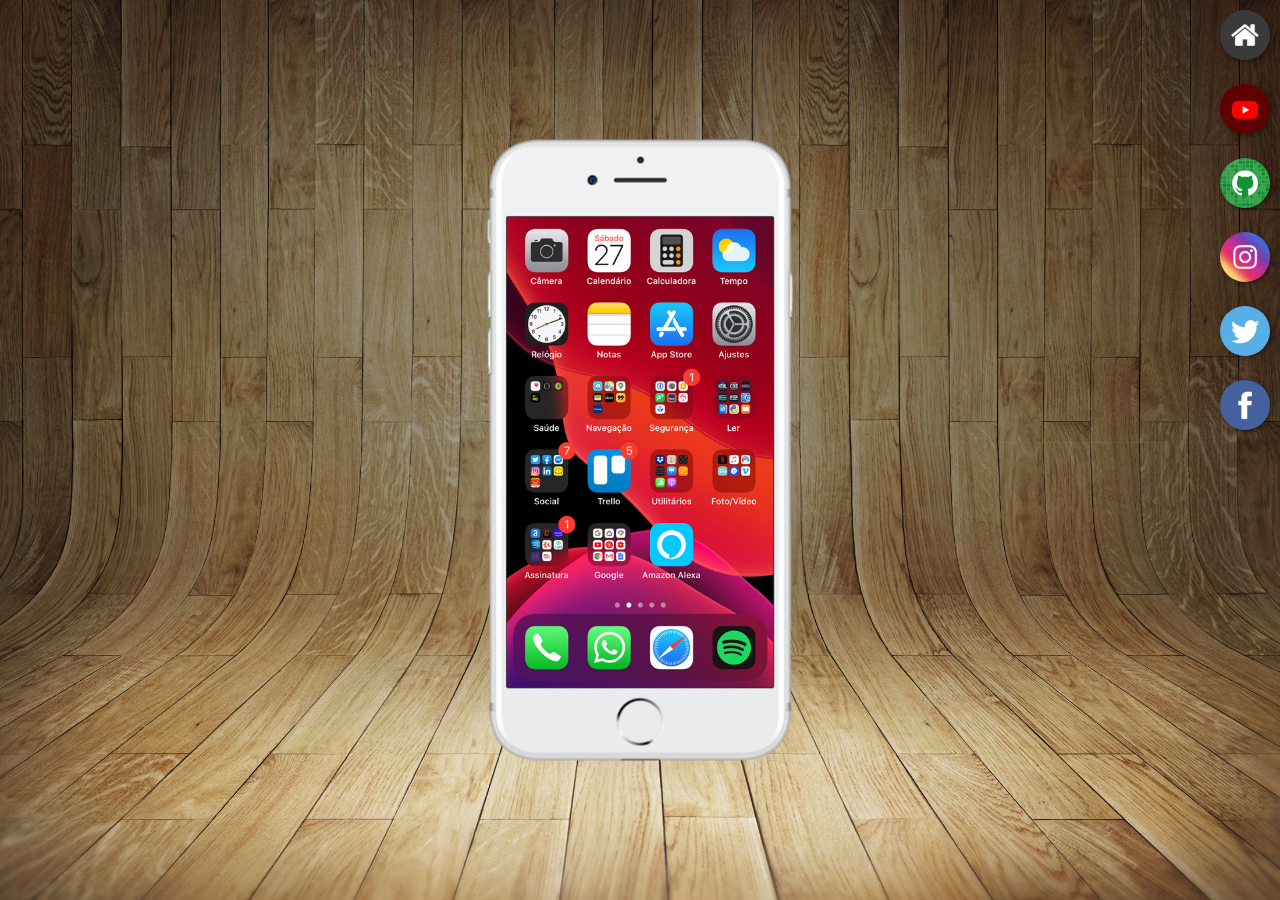
<file: index.html>
<!DOCTYPE html>
<html lang="pt-br">
<head>
    <meta charset="UTF-8">
    <meta name="viewport" content="width=device-width, initial-scale=1.0">
    <link rel="shortcut icon" href="favicon.ico" type="image/x-icon">
    <link rel="stylesheet" href="estilos/style.css">
    <title>Projeto Redes Sociais</title>
</head>
<body>
    <main>
        <section id="telefone">
            <iframe src="home.html" name="tela" id="tela" frameborder="0"></iframe>
        </section>
        <section id="redes-sociais">
            <a href="home.html" target="tela"><img src="imagens/logo-home.jpg" alt="home"></a> <br>
            <a href="youtube.html" target="tela"><img src="imagens/logo-youtube.jpg" alt=""></a> <br>
            <a href="github.html" target="tela"><img src="imagens/logo-github.jpg" alt=""></a> <br>
            <a href="instagram.html" target="tela"><img src="imagens/logo-instagram.jpg" alt=""></a> <br>
            <a href="twitter.html" target="tela"><img src="imagens/logo-twitter.jpg" alt=""></a> <br>
            <a href="facebook.html" target="tela"><img src="imagens/logo-facebook.jpg" alt=""></a> <br>
        </section>
    </main>
</body>
</html>
</file>
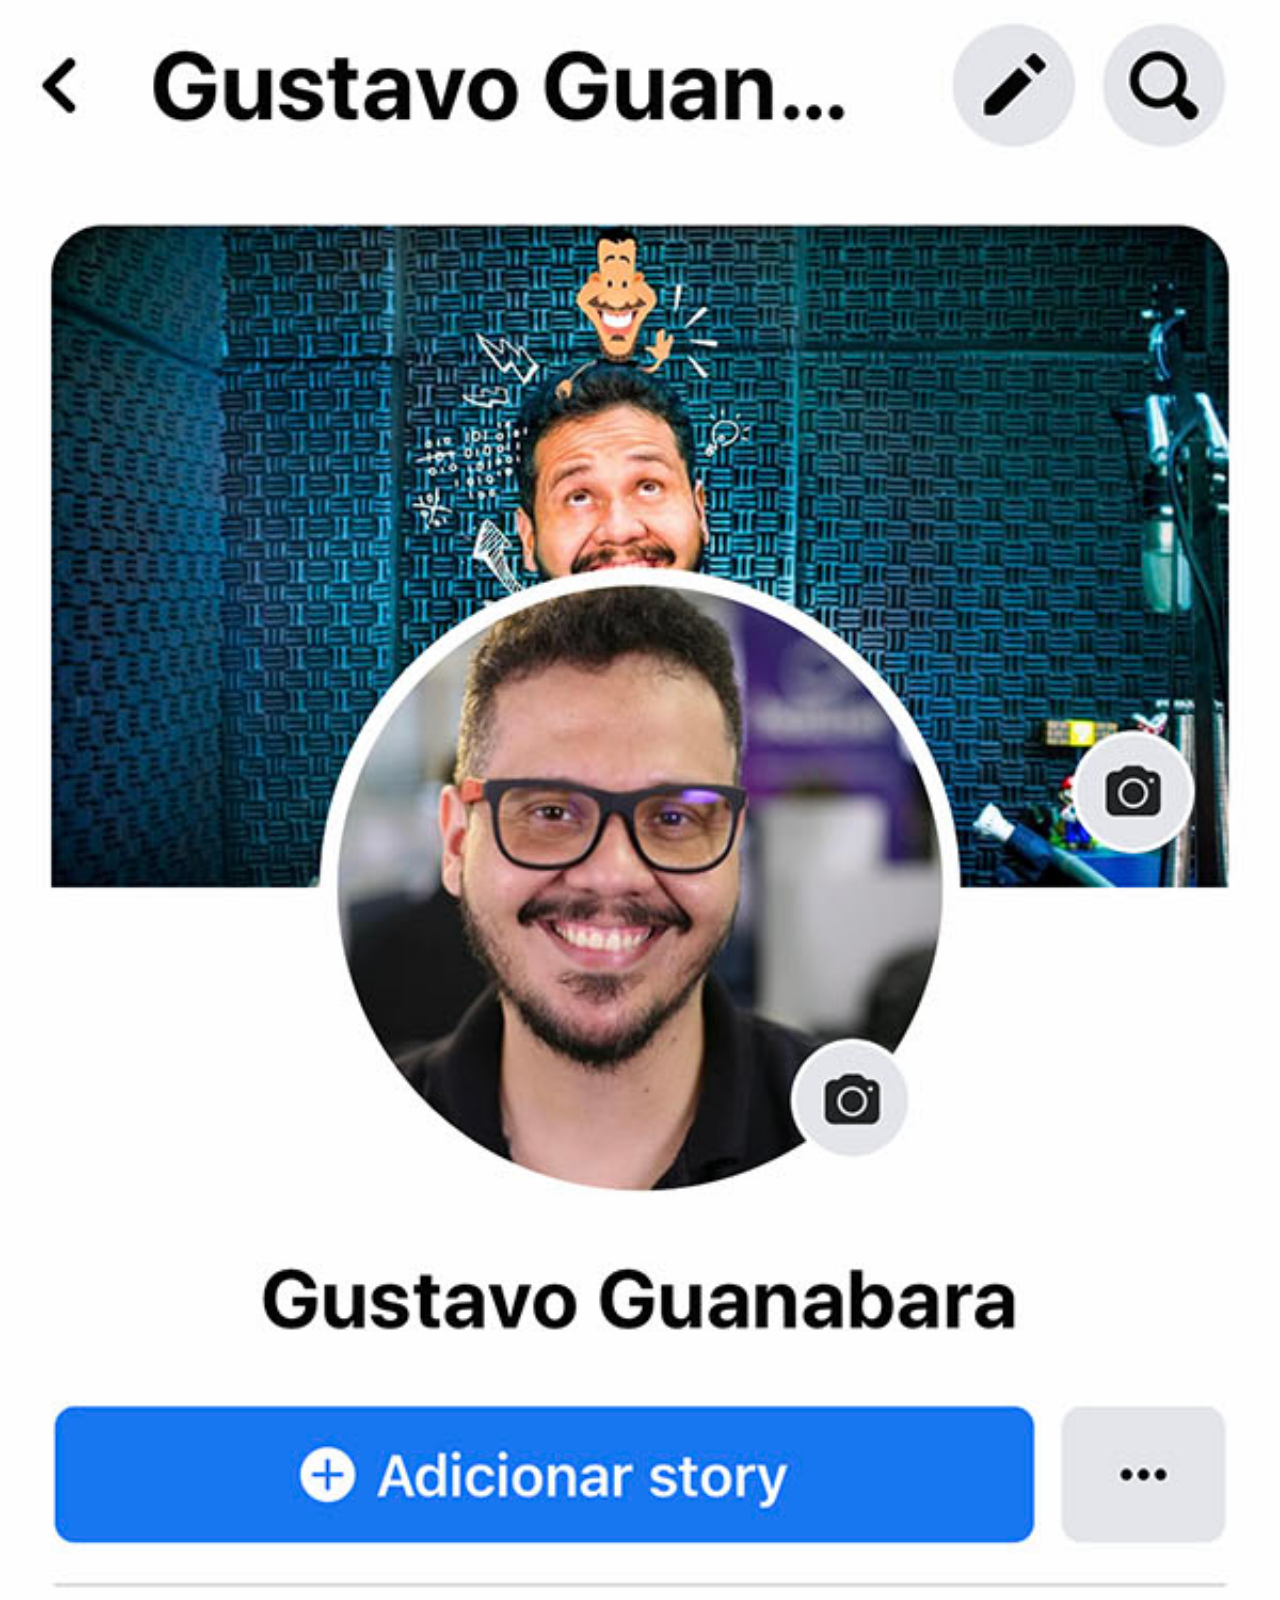
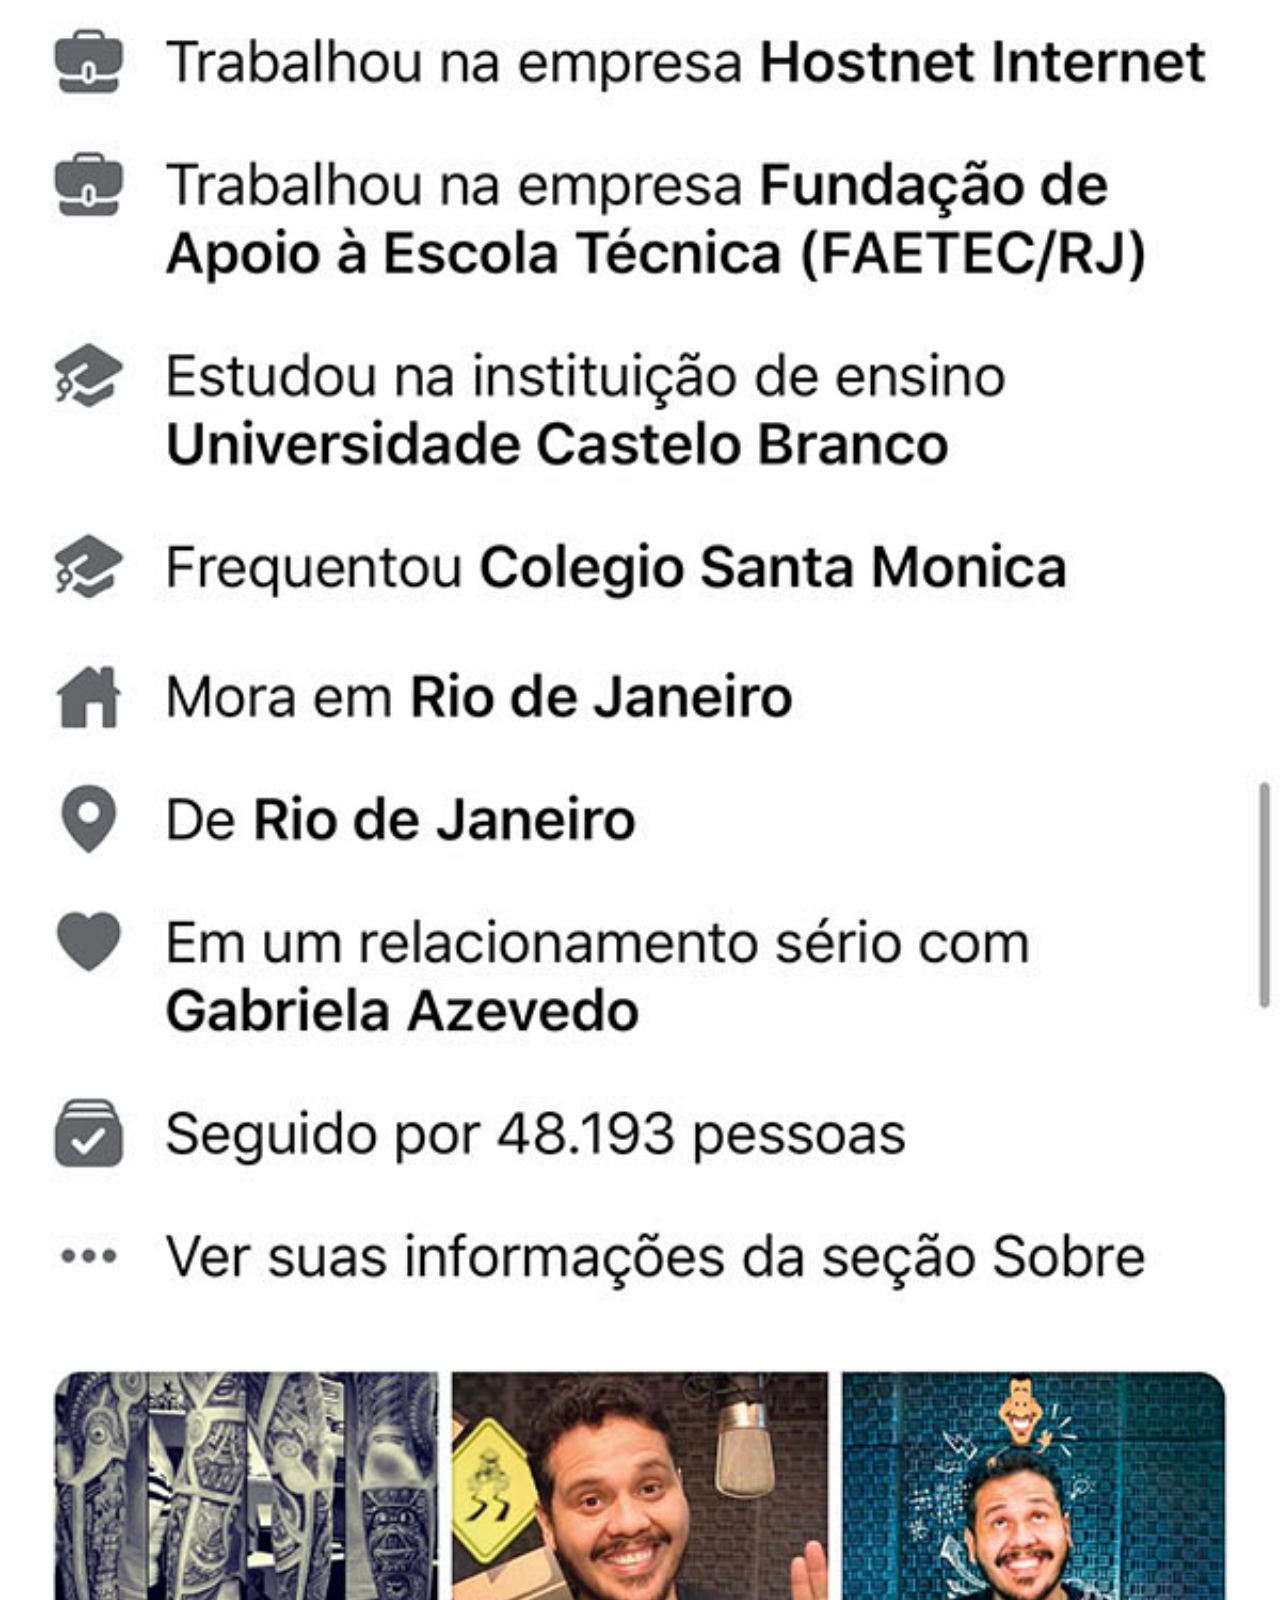
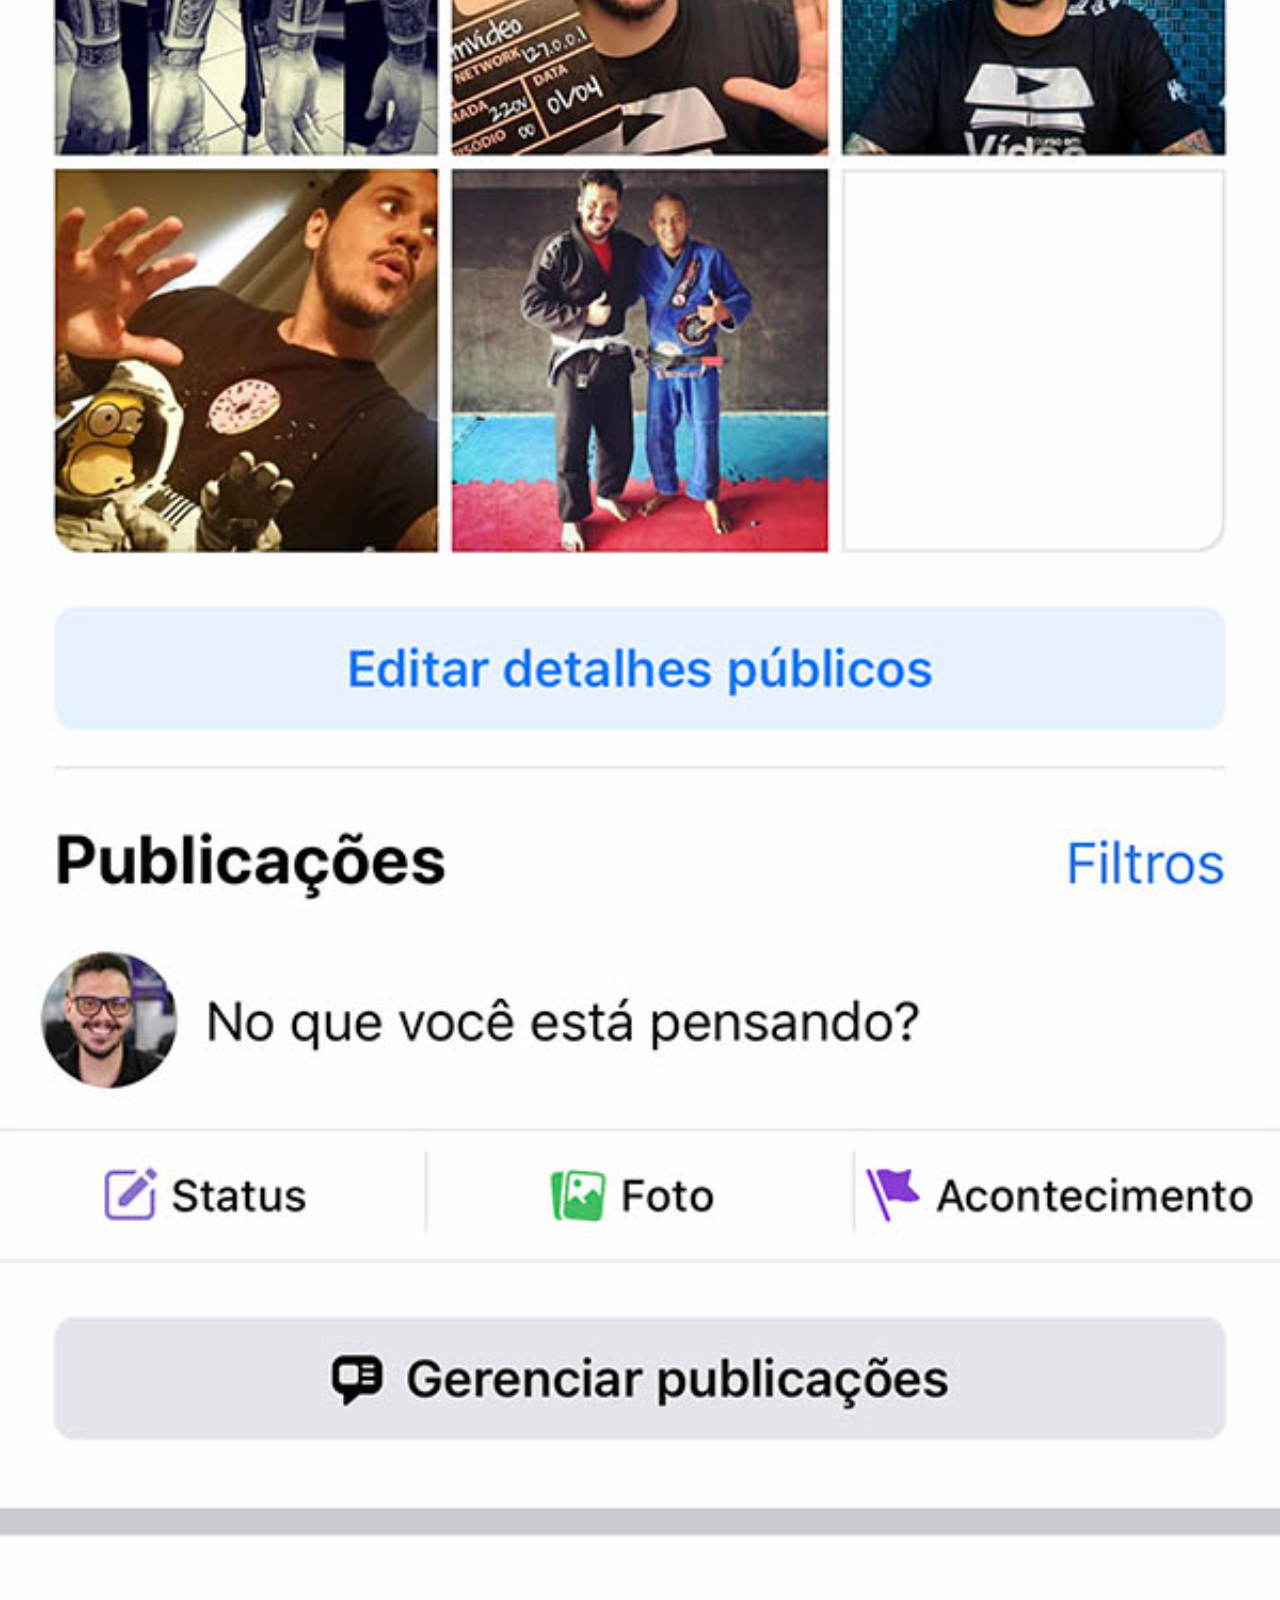
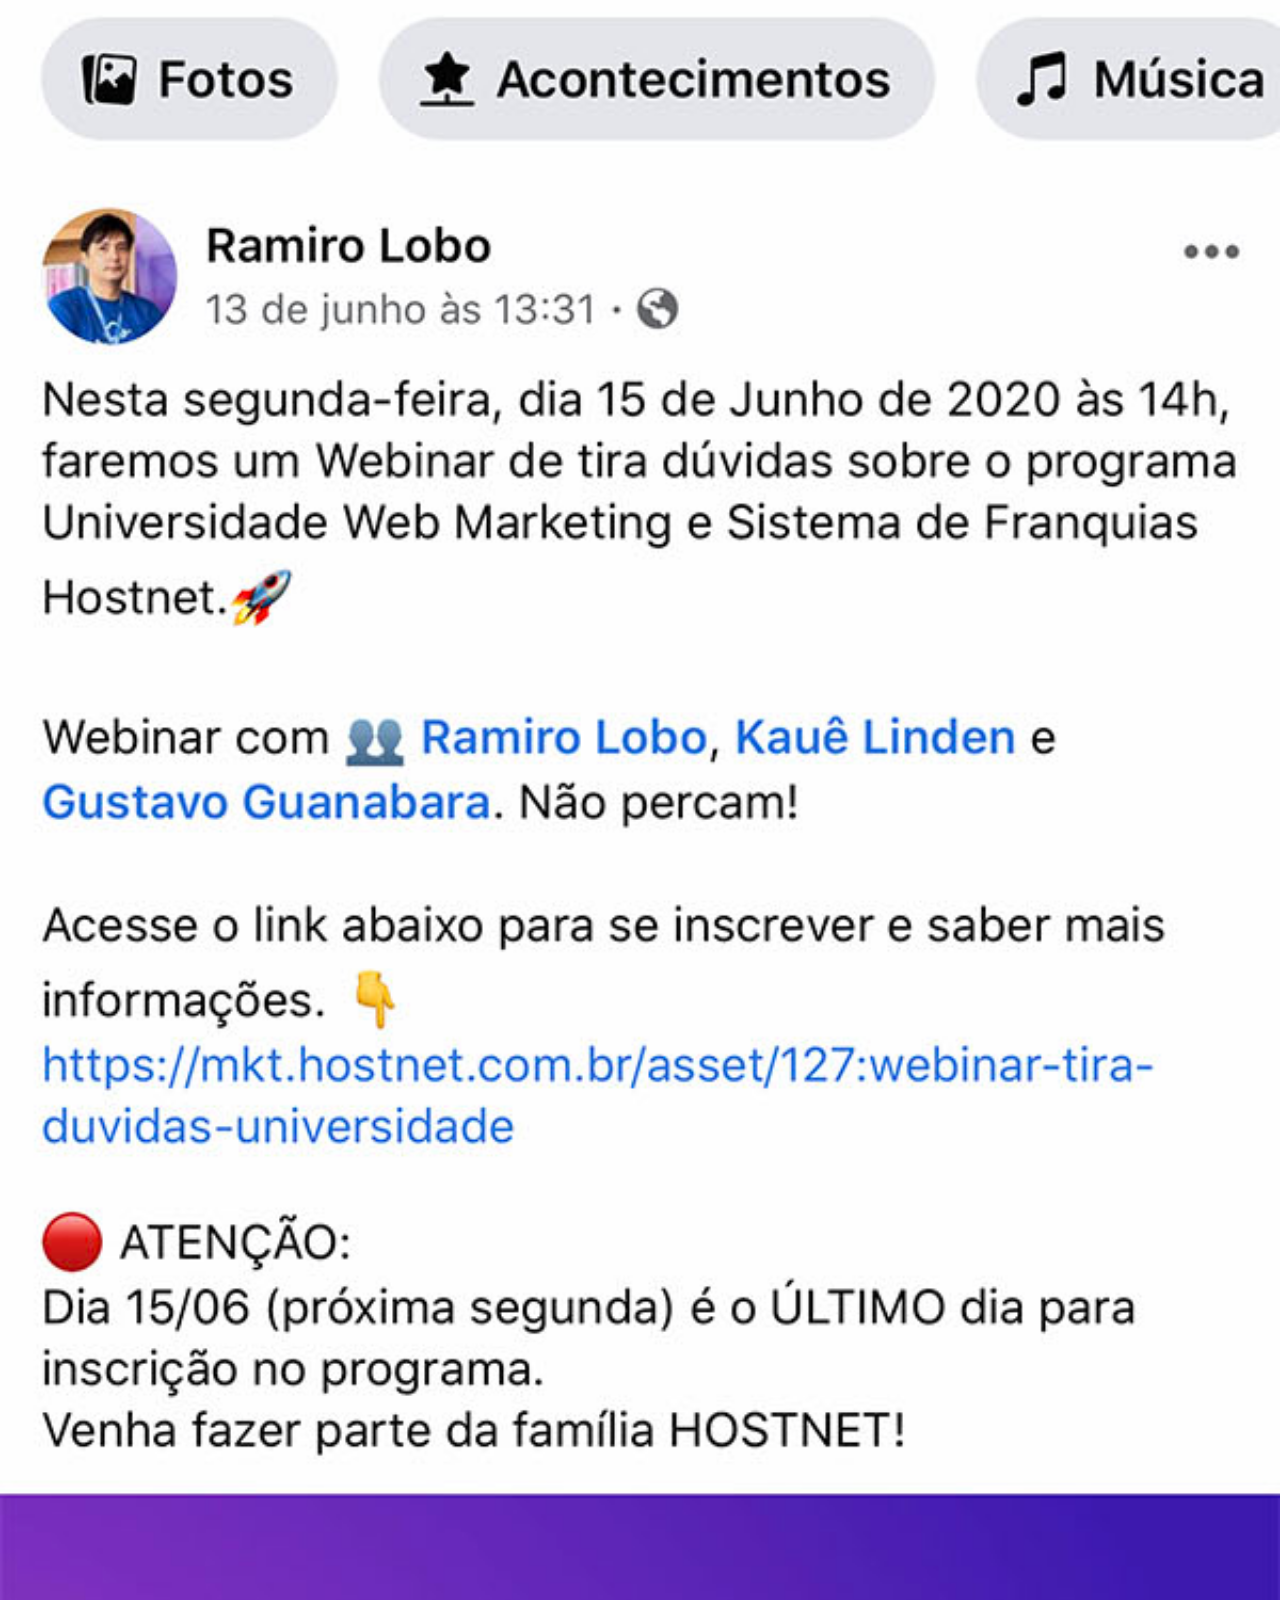
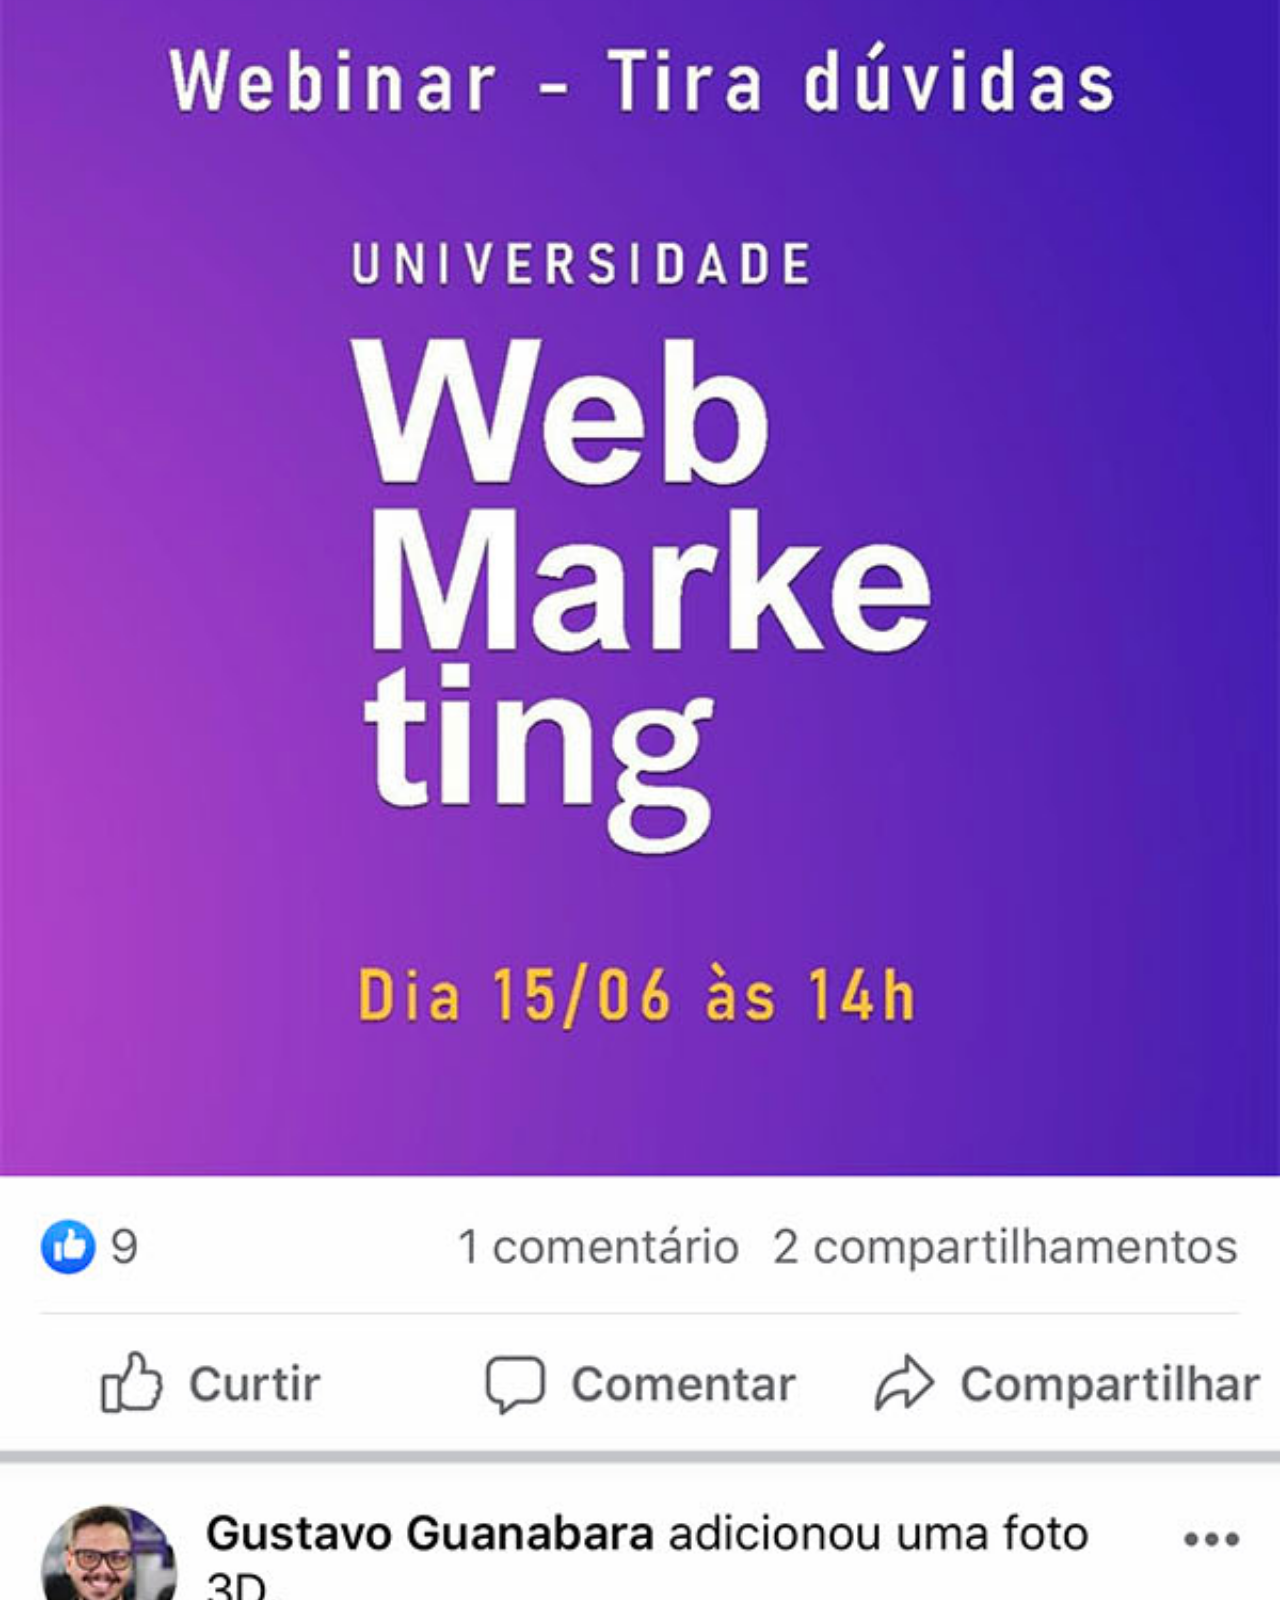
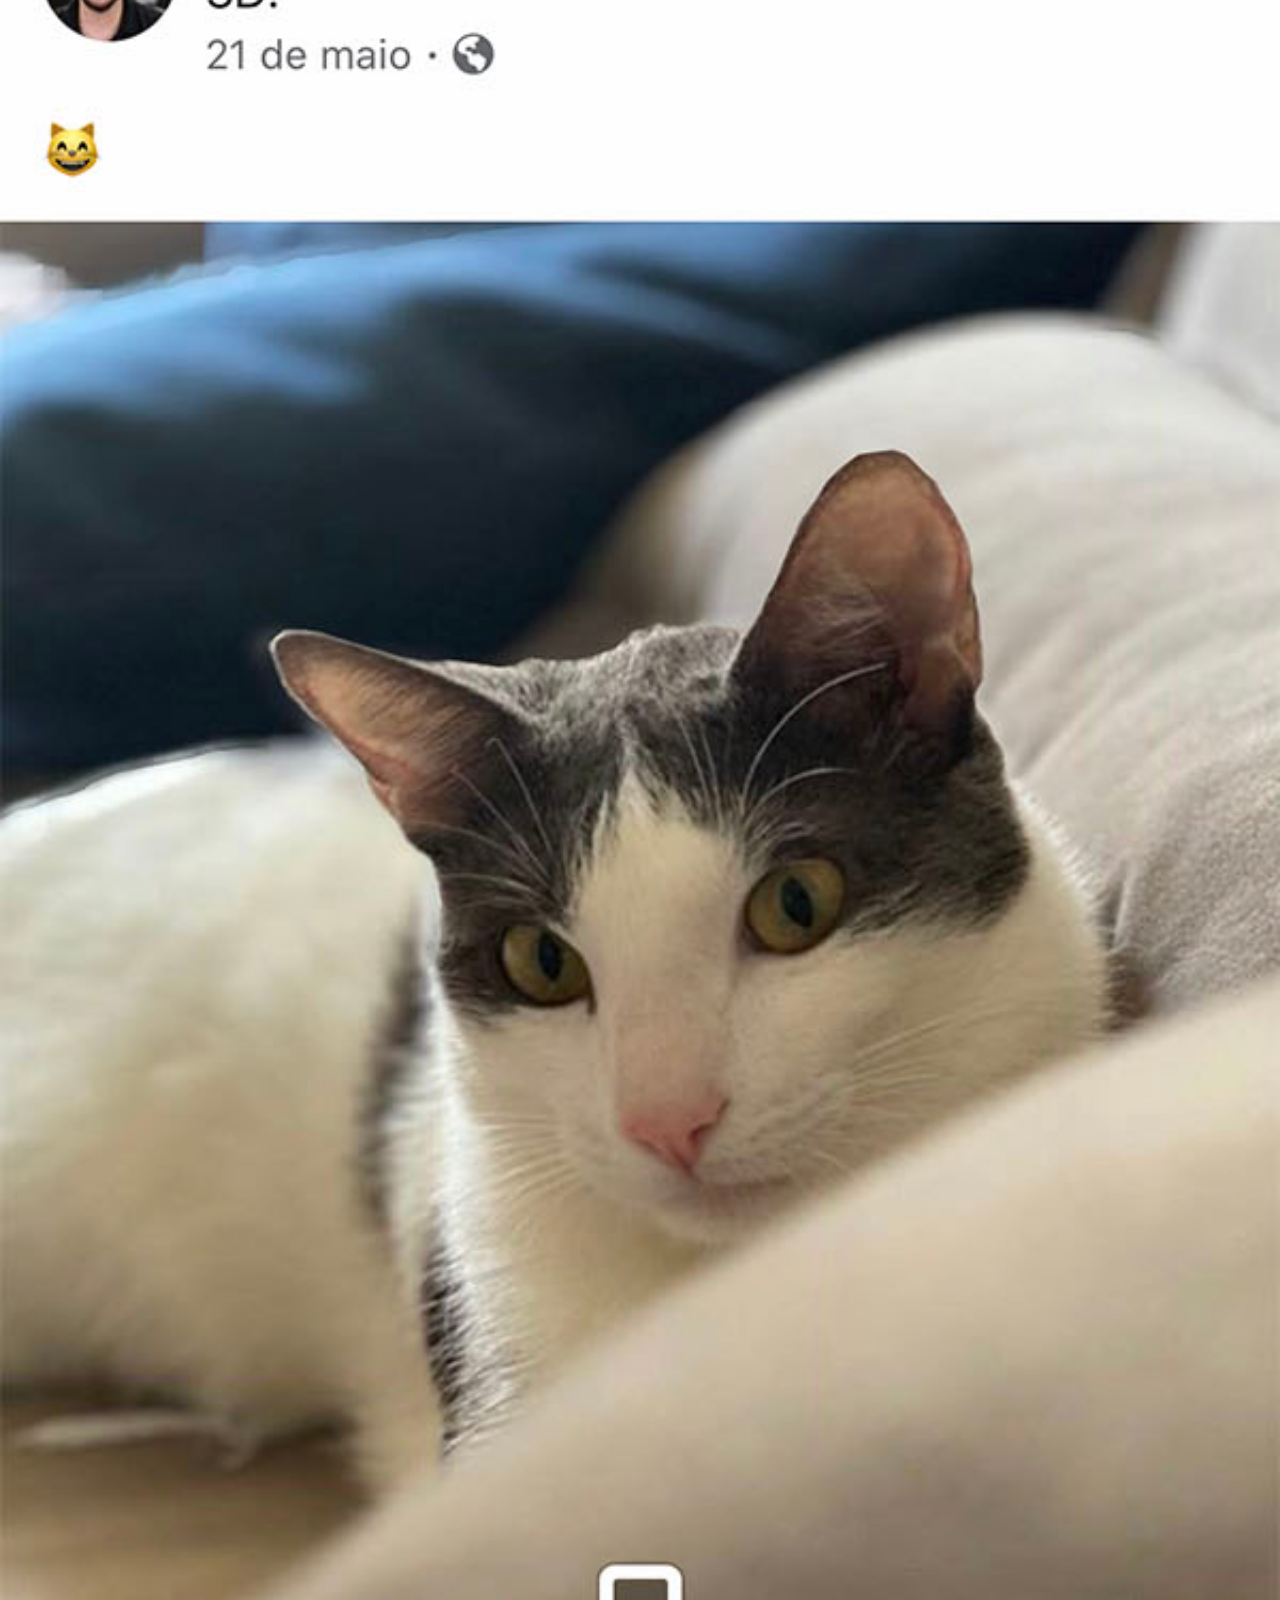
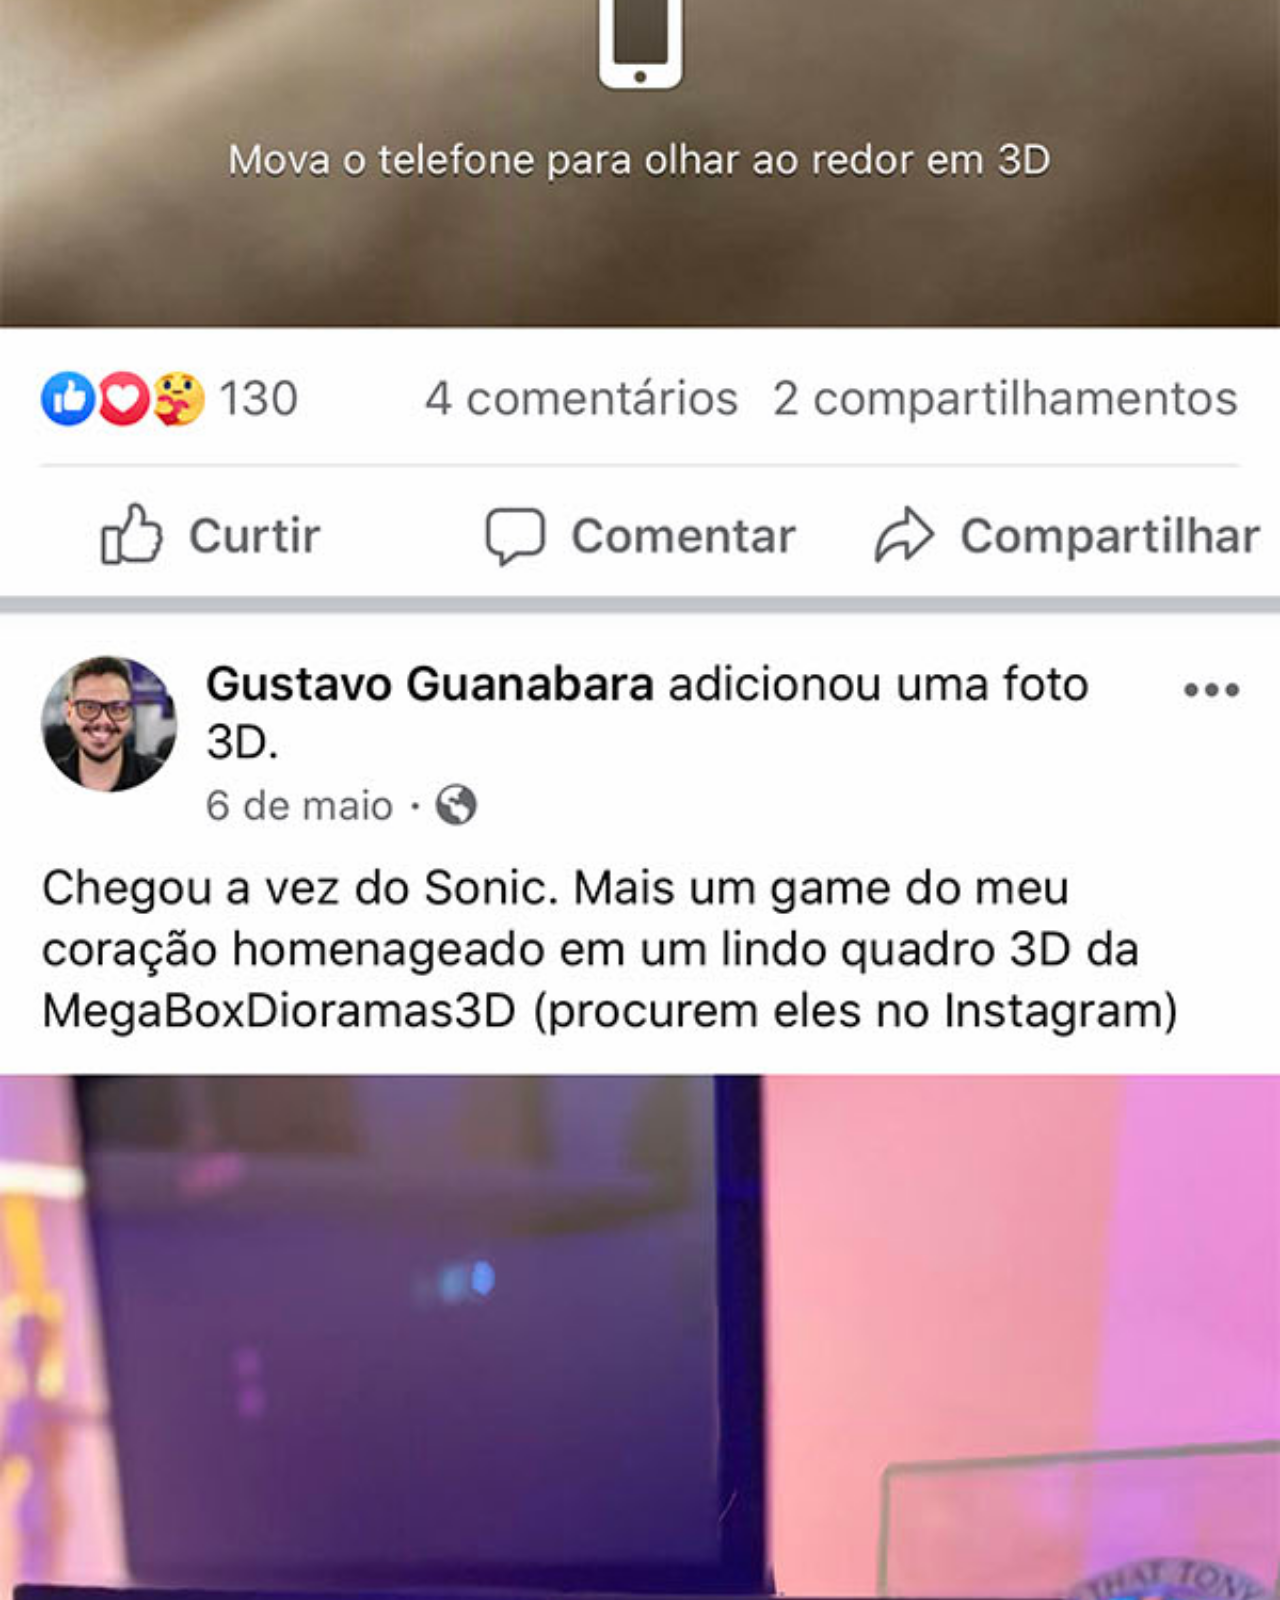
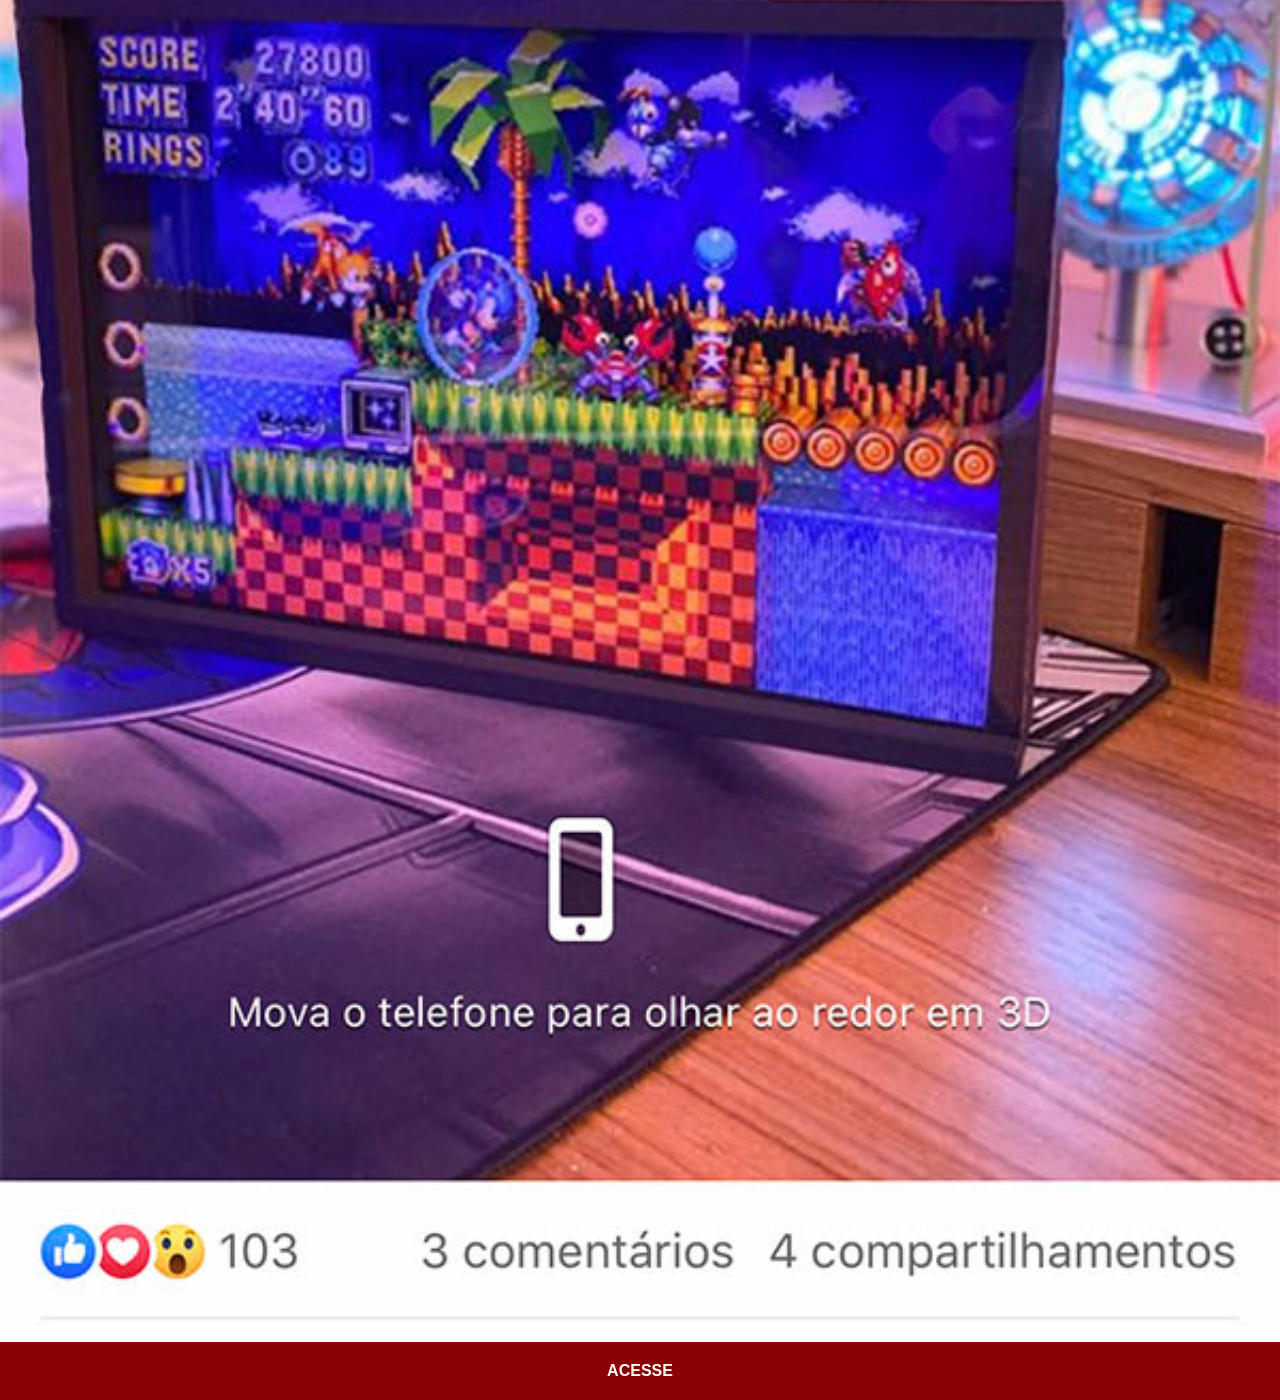
<file: facebook.html>
<!DOCTYPE html>
<html lang="en">
<head>
    <meta charset="UTF-8">
    <meta name="viewport" content="width=device-width, initial-scale=1.0">
    <title>Facebook</title>
    <link rel="stylesheet" href="estilos/social.css">
</head>
<body>
    <img src="imagens/tela-facebook.jpg" alt="">
    <a href="https://www.facebook.com/gustavoguanabara/?locale=pt_BR" target="_blank">ACESSE</a>
</body>
</html>
</file>
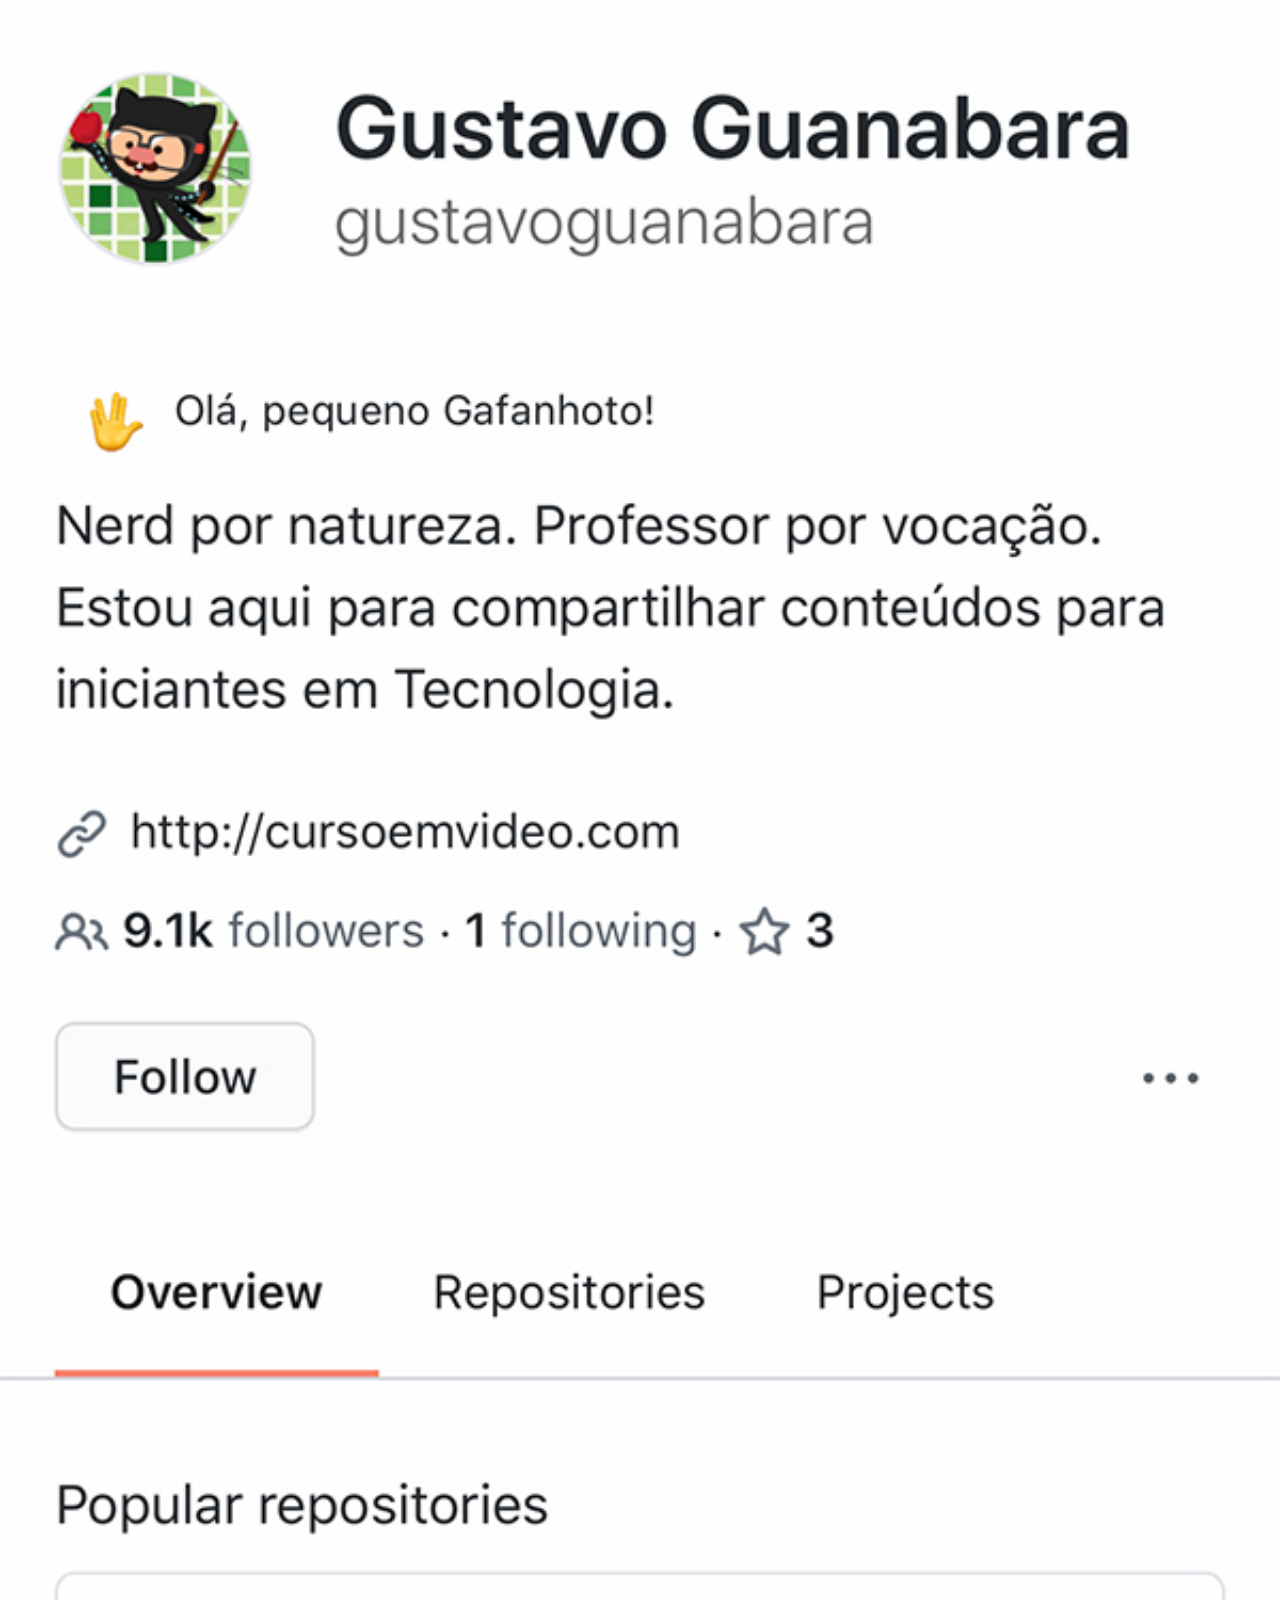
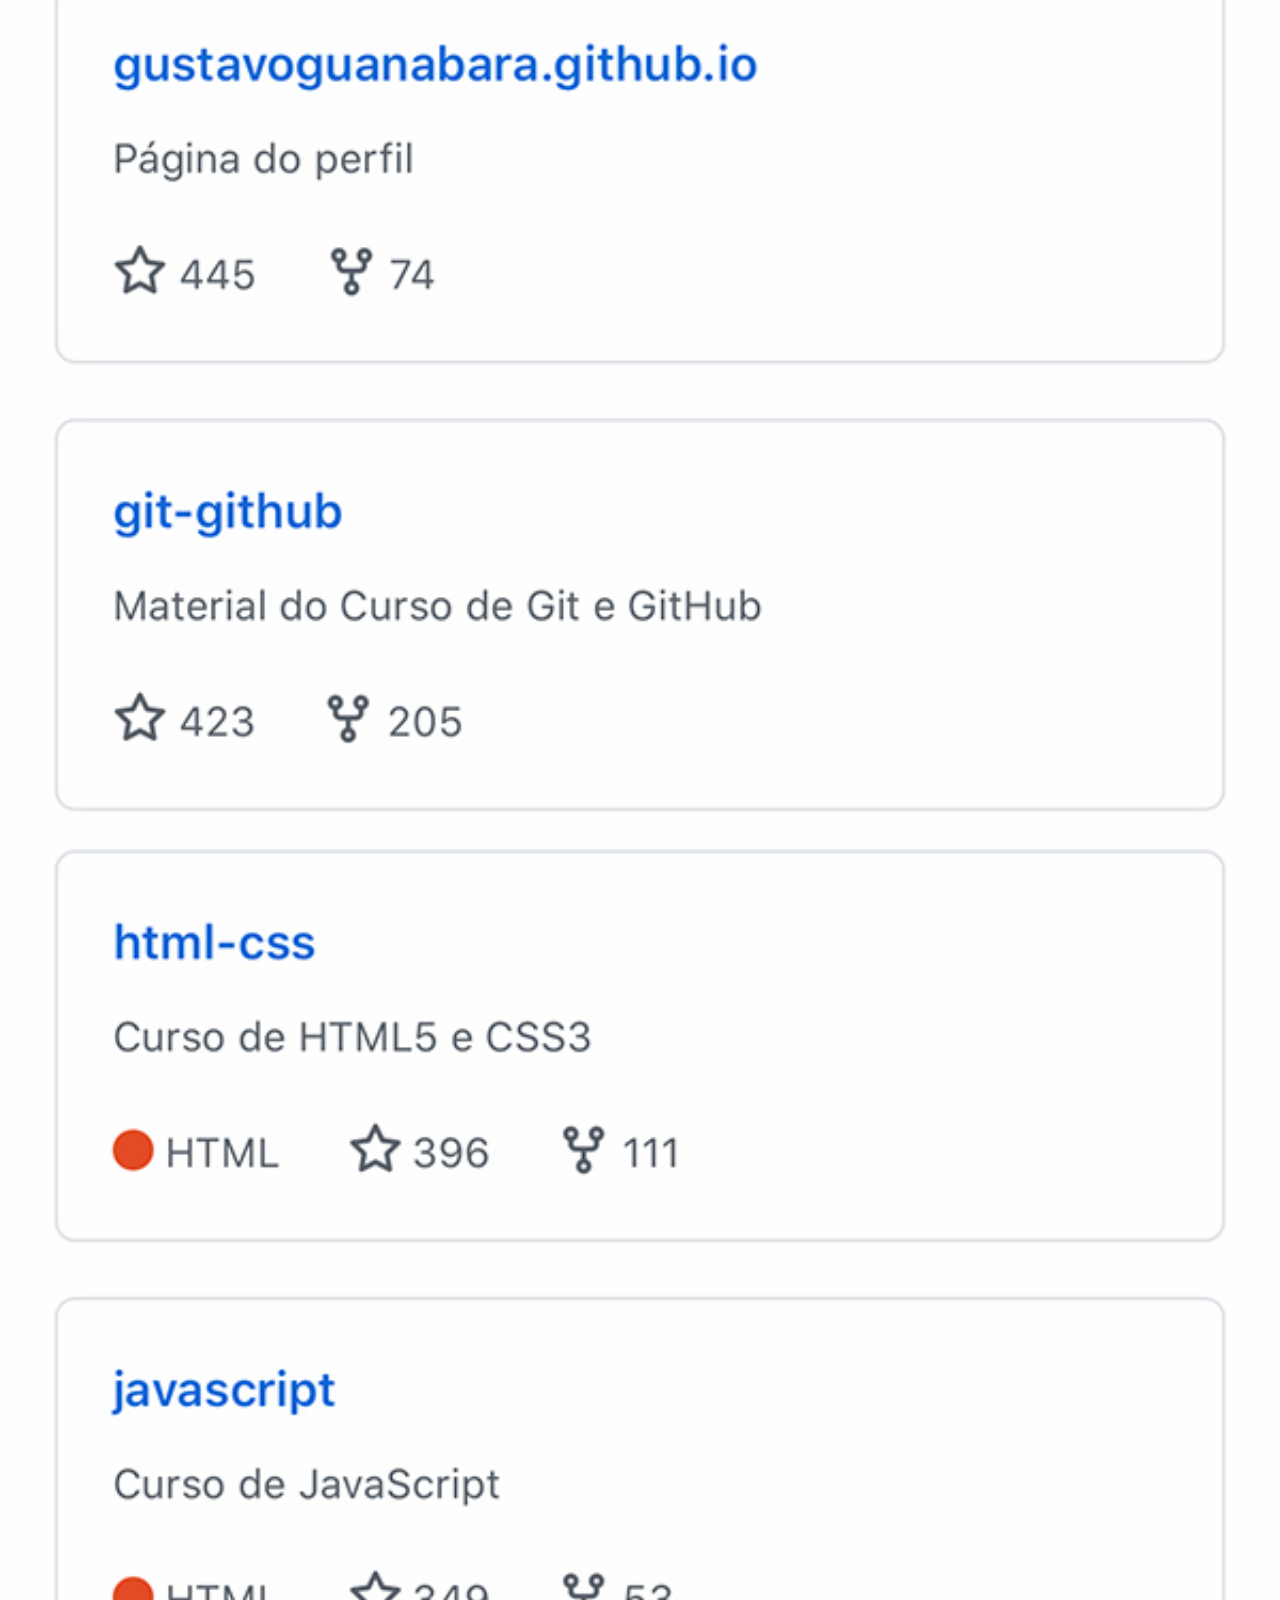
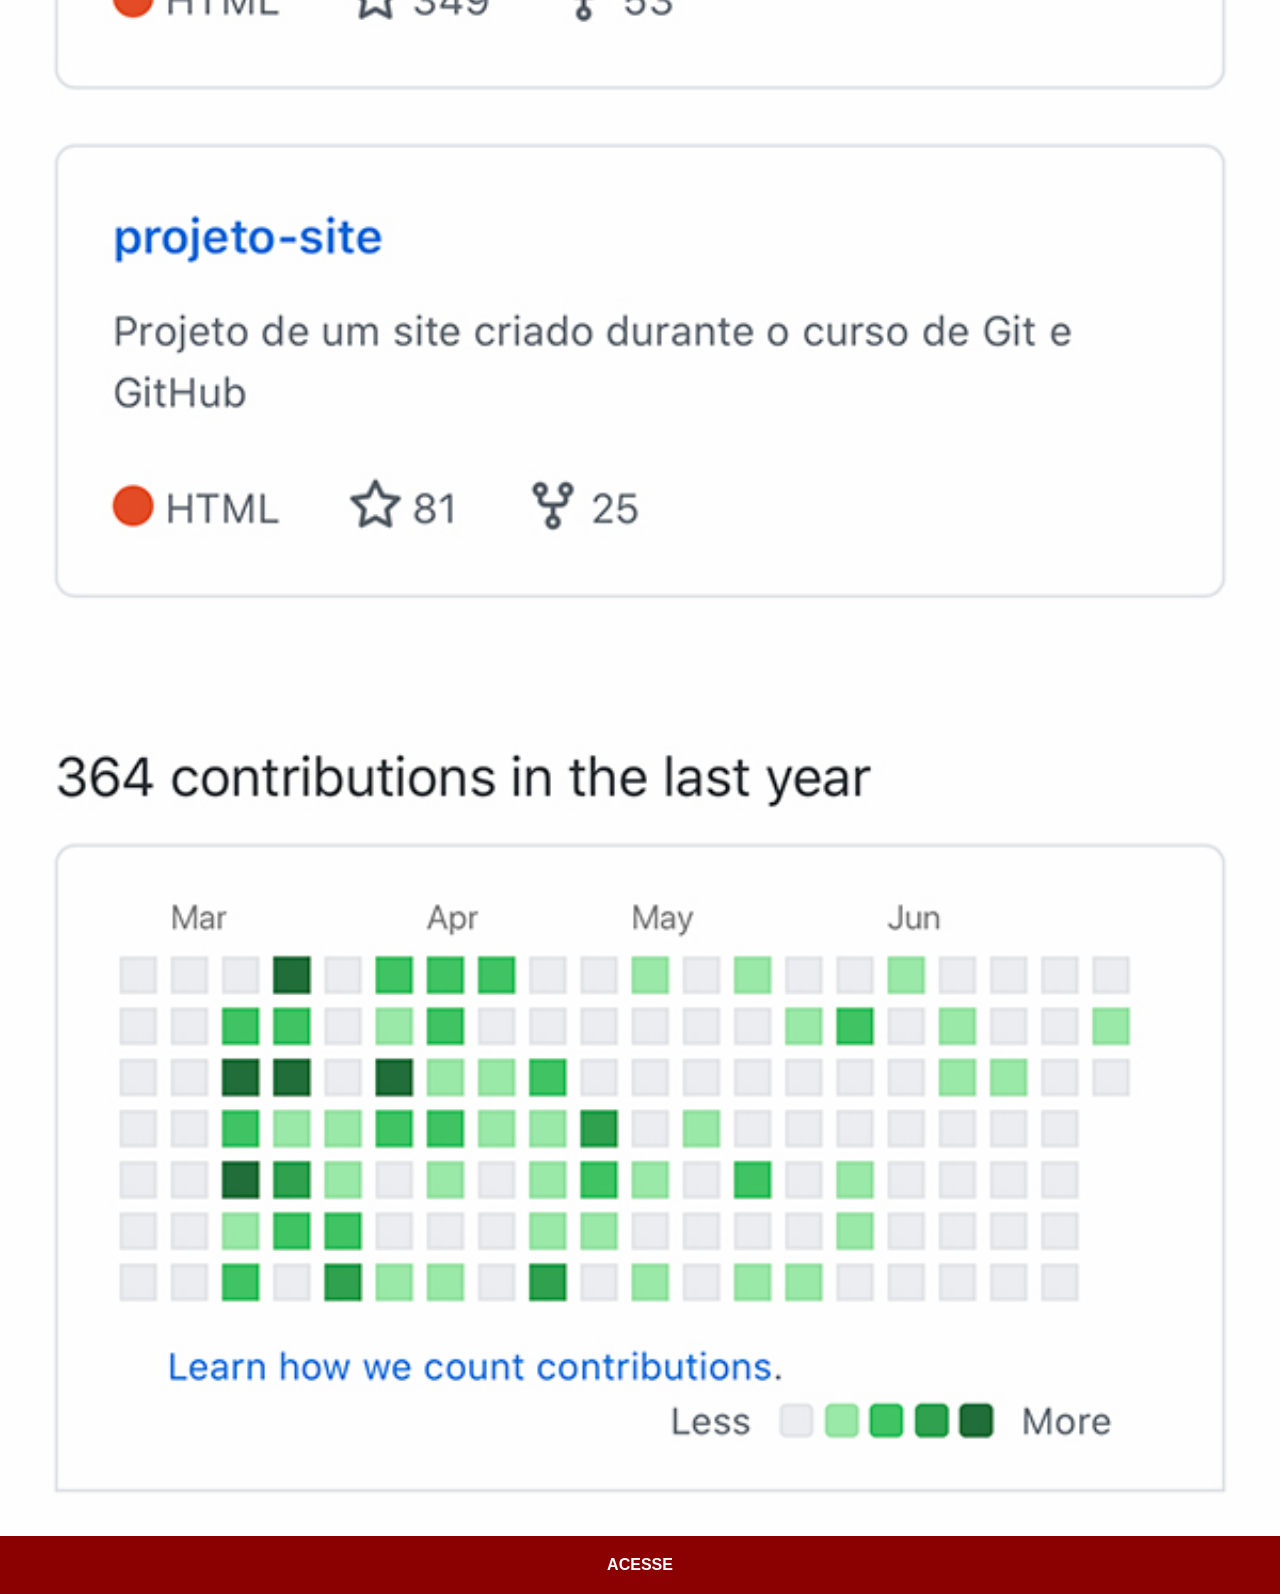
<file: github.html>
<!DOCTYPE html>
<html lang="en">
<head>
    <meta charset="UTF-8">
    <meta name="viewport" content="width=device-width, initial-scale=1.0">
    <title>GitHub</title>
    <link rel="stylesheet" href="estilos/social.css">
</head>
<body>
    <img src="imagens/tela-github.jpg" alt="">
    <a href="https://github.com/cursoemvideo" target="_blank">ACESSE</a>
</body>
</html>
</file>
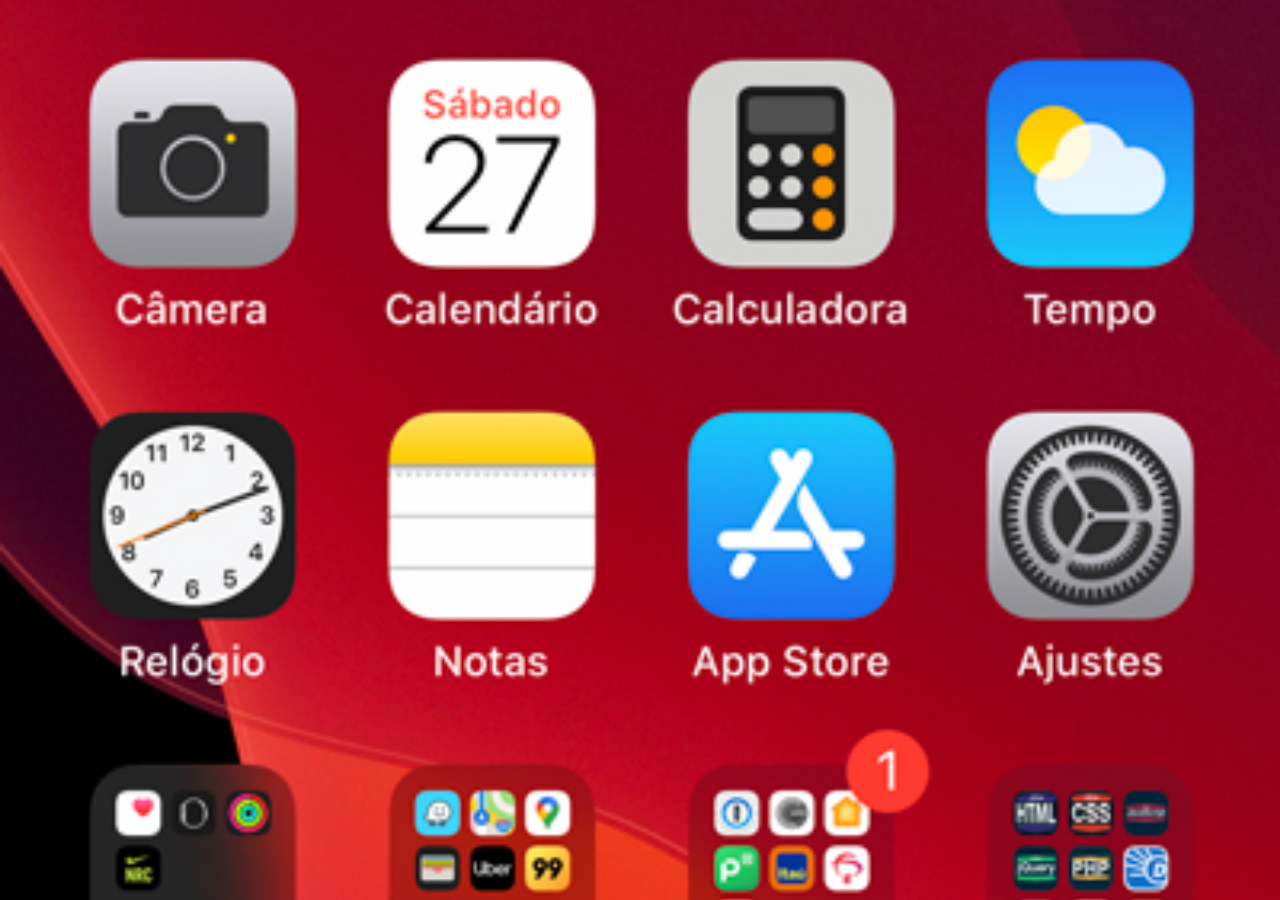
<file: home.html>
<!DOCTYPE html>
<html lang="pt-br">
<head>
    <meta charset="UTF-8">
    <meta name="viewport" content="width=device-width, initial-scale=1.0">
    <title>Home</title>
</head>
<style>
    * {
        margin: 0;
        padding: 0;
    }

    body {
        width: 100vw;
        height: 100vh;
        background: black url(imagens/tela-home.jpg) no-repeat top center;
        background-size: cover;
    }
</style>
<body>
    
</body>
</html>
</file>
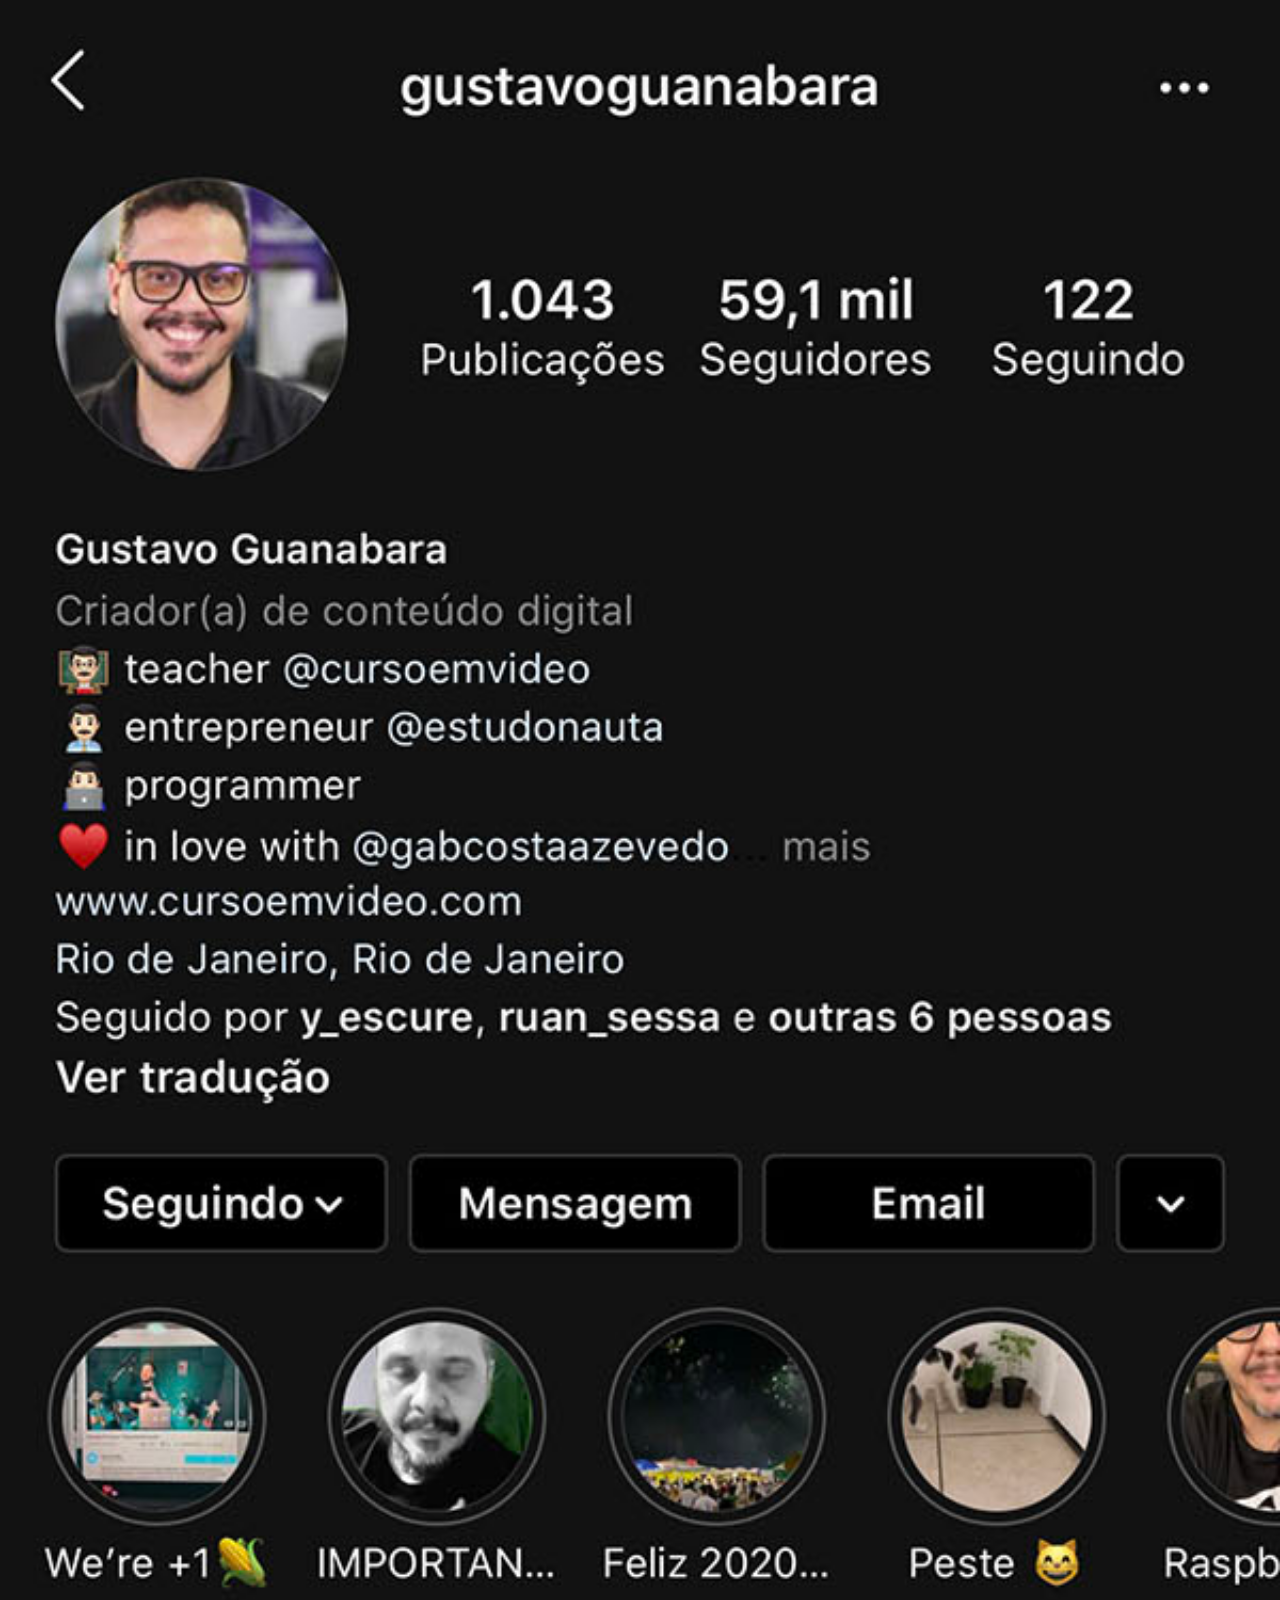
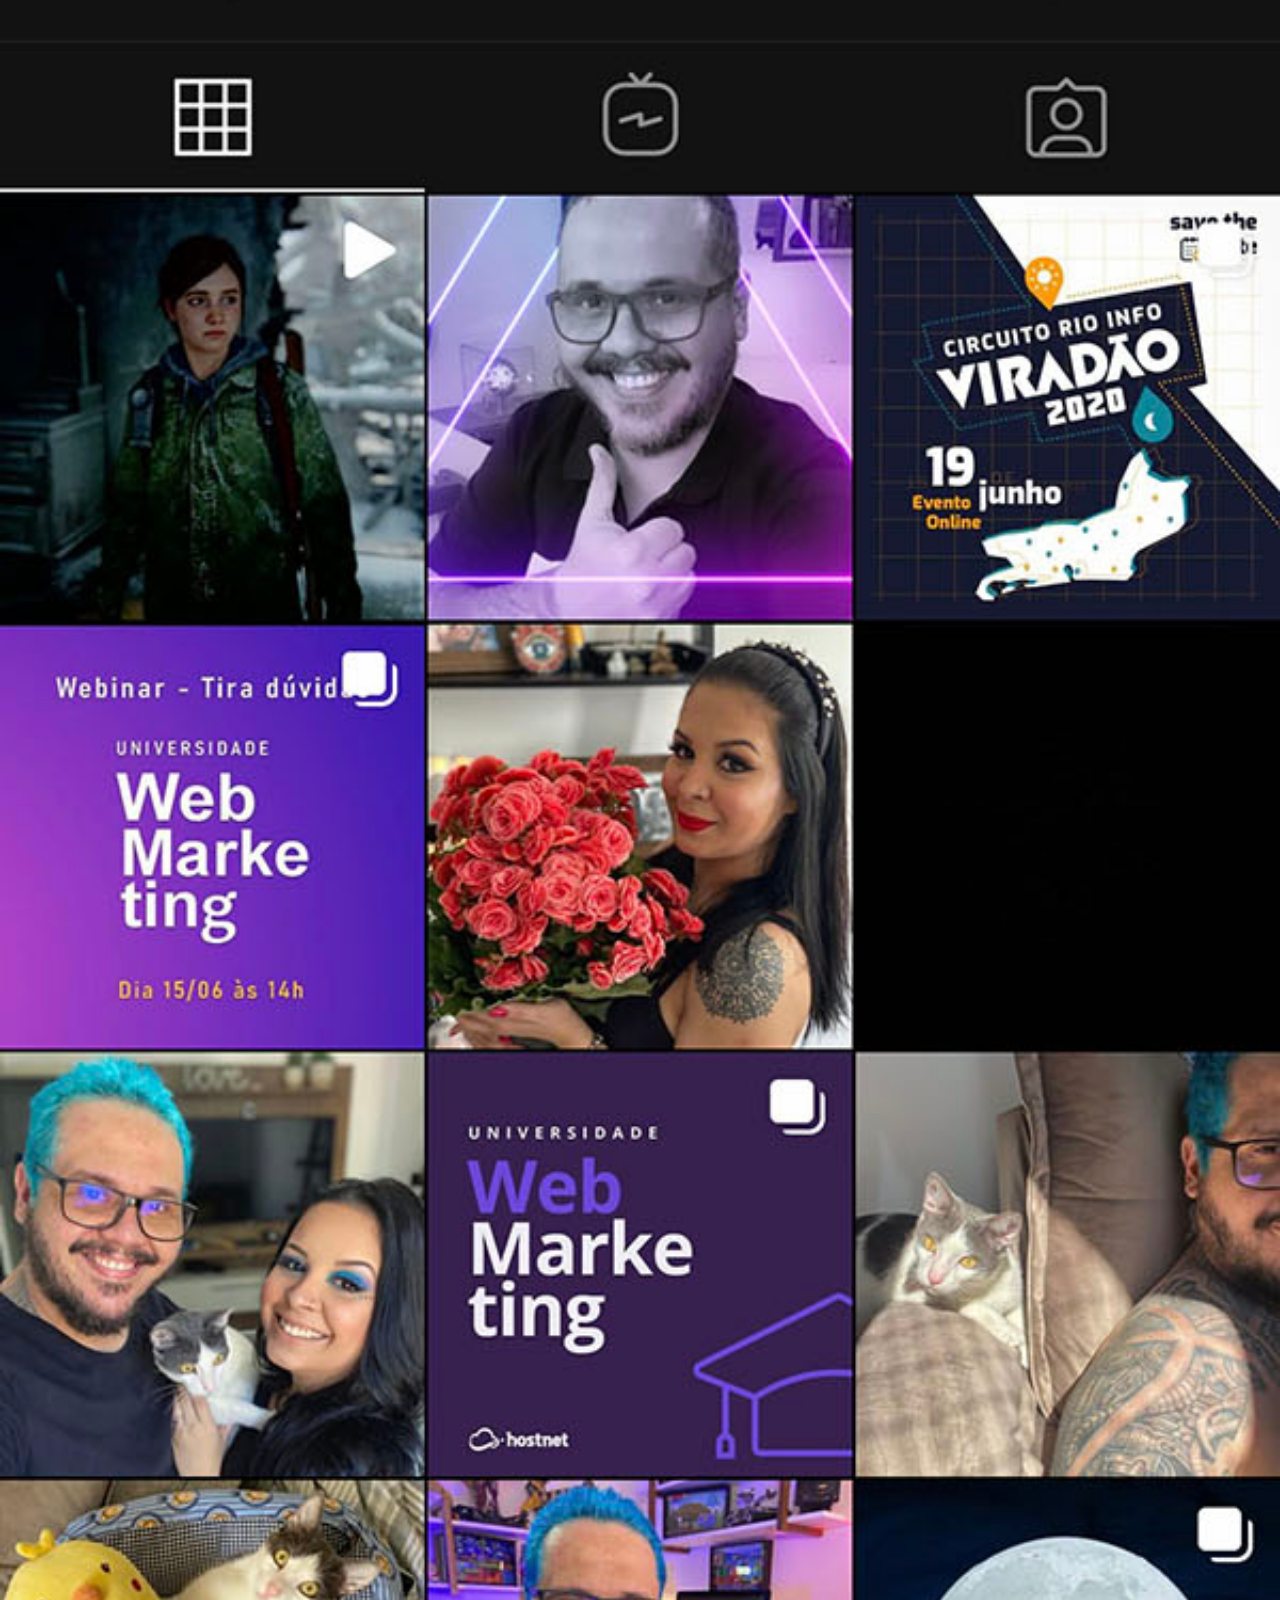
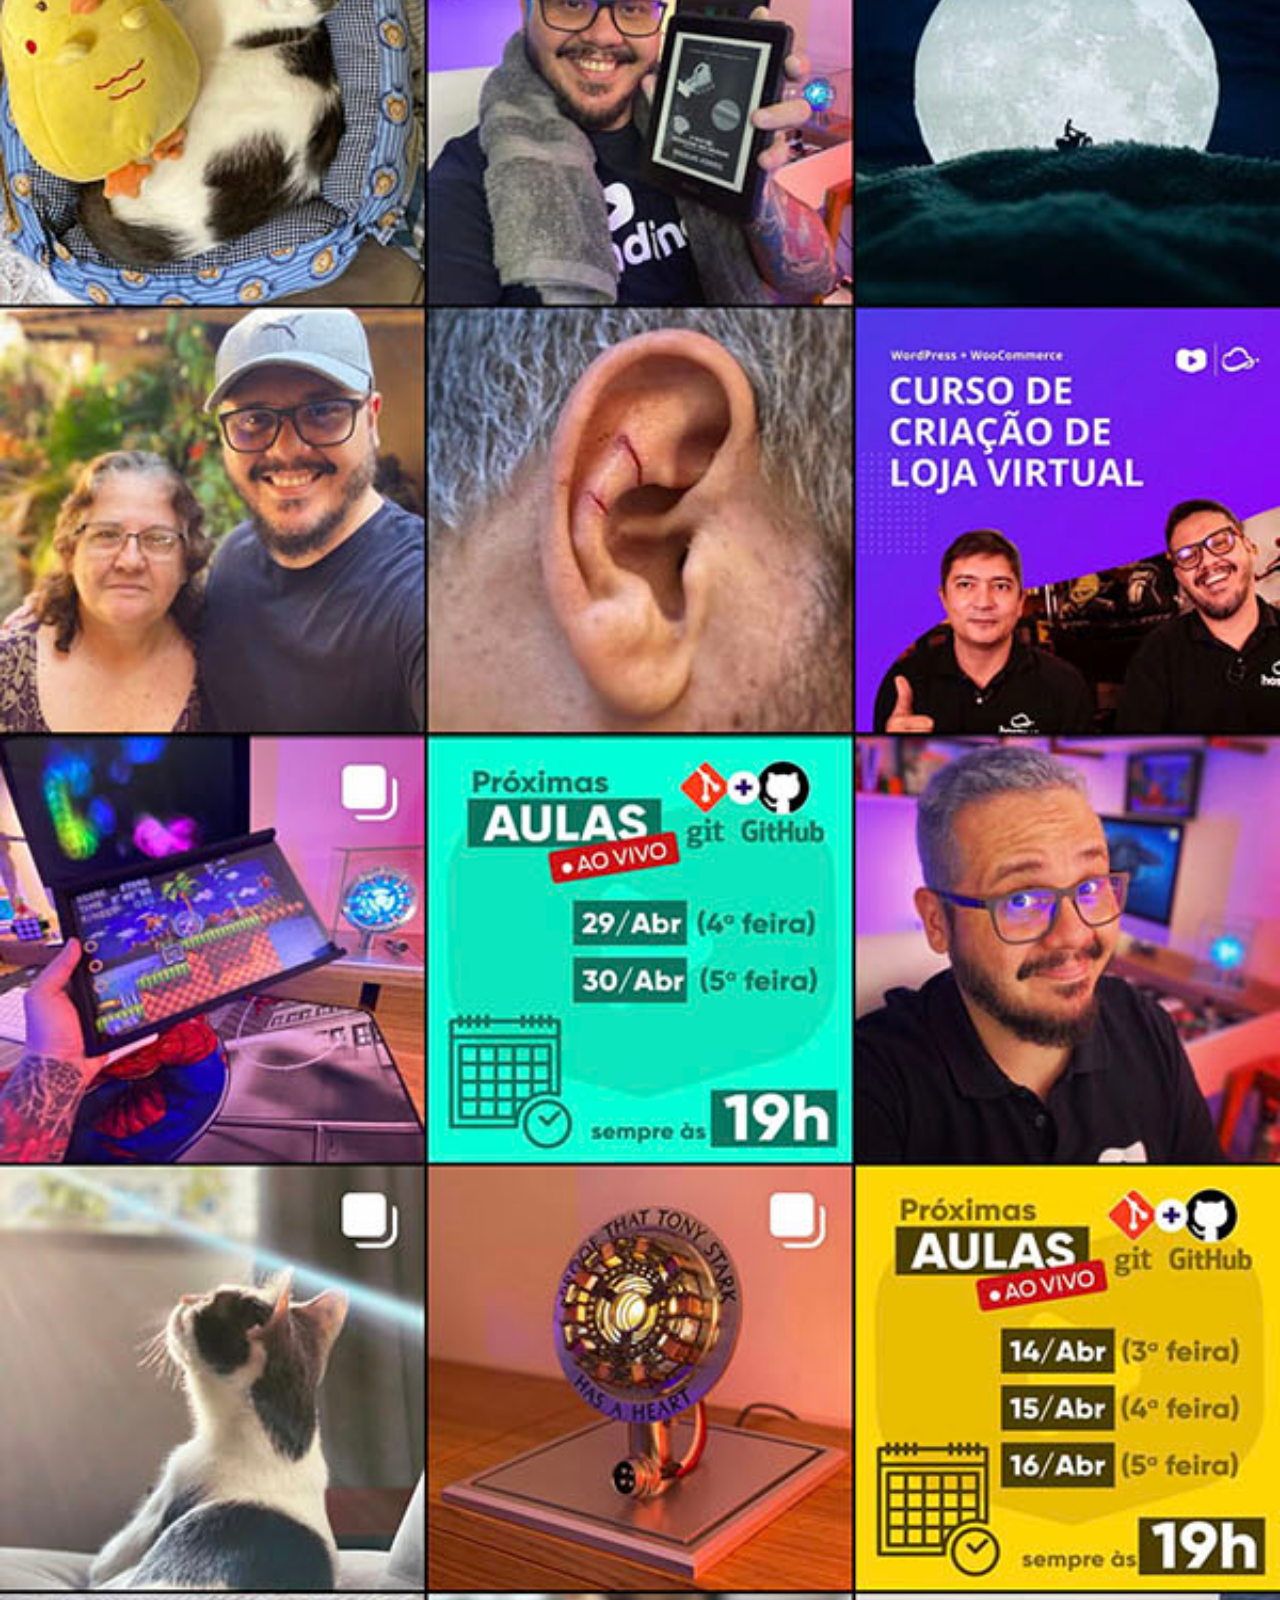
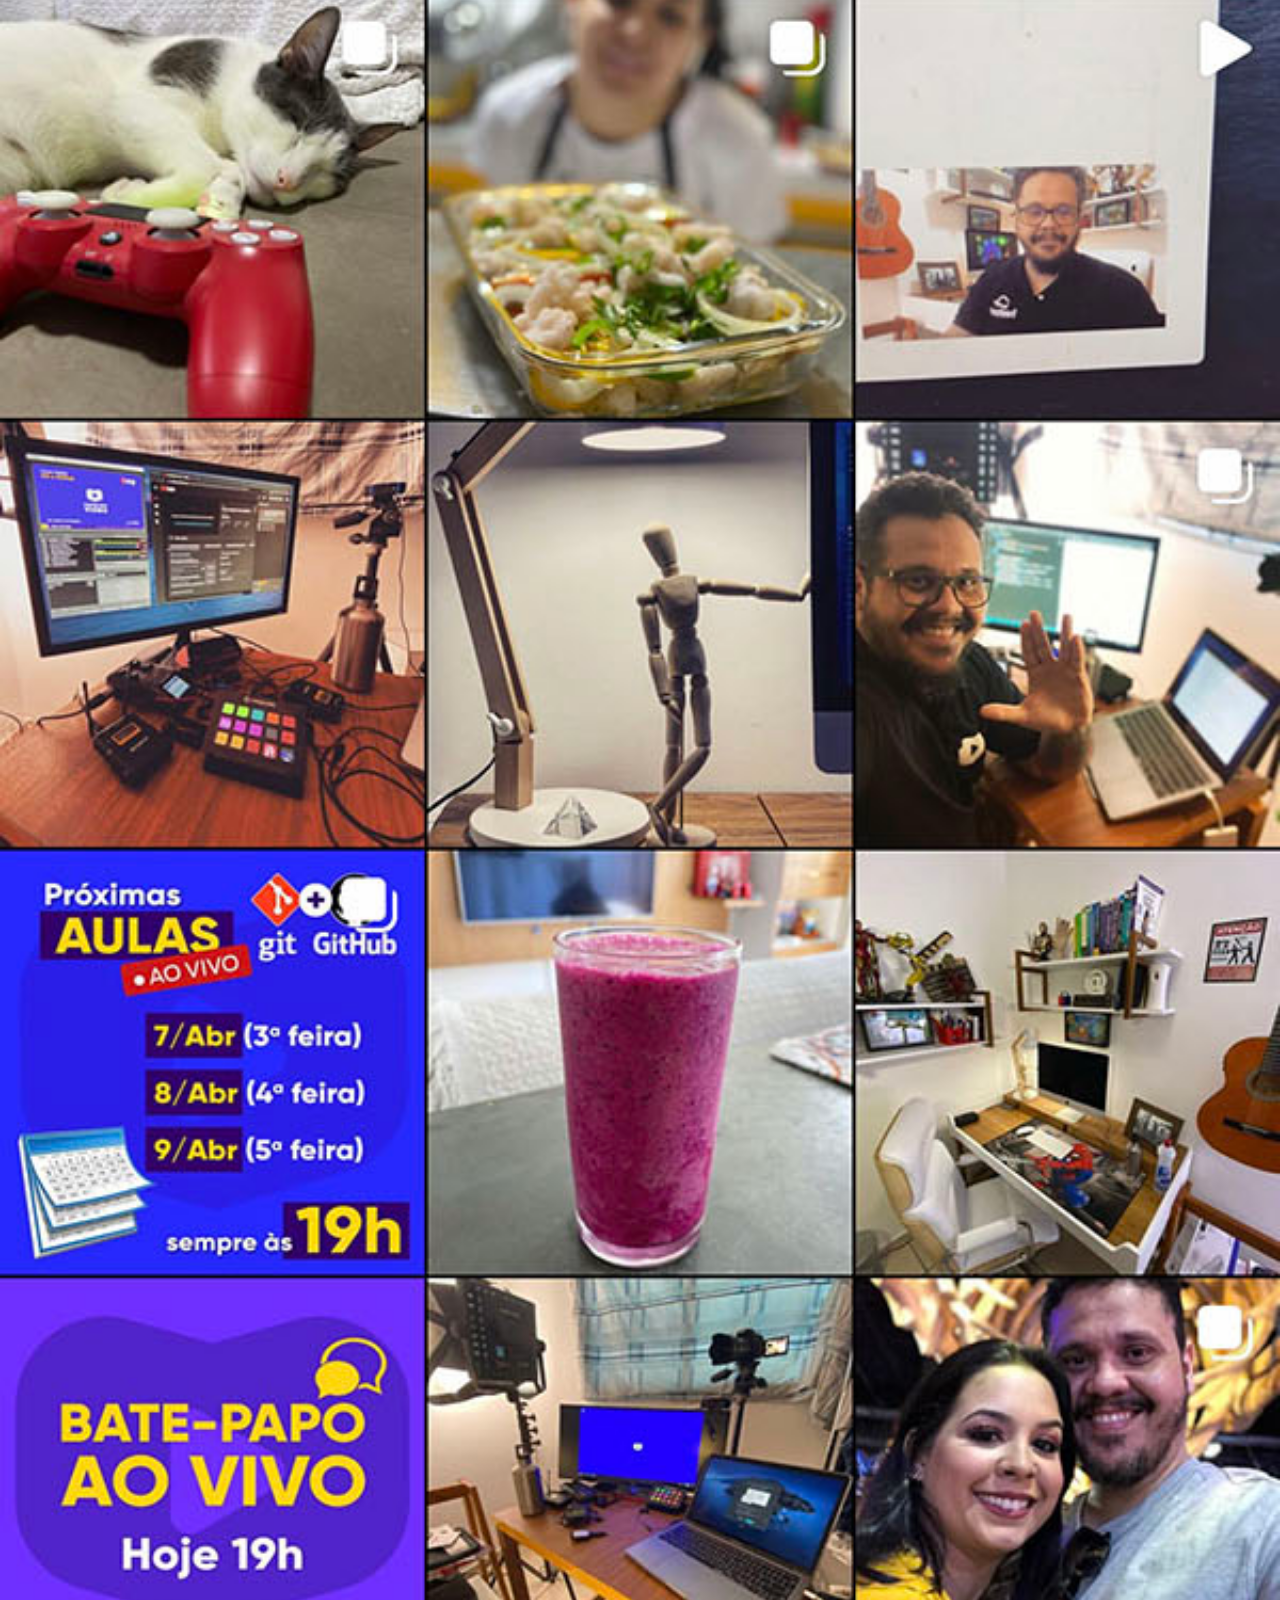
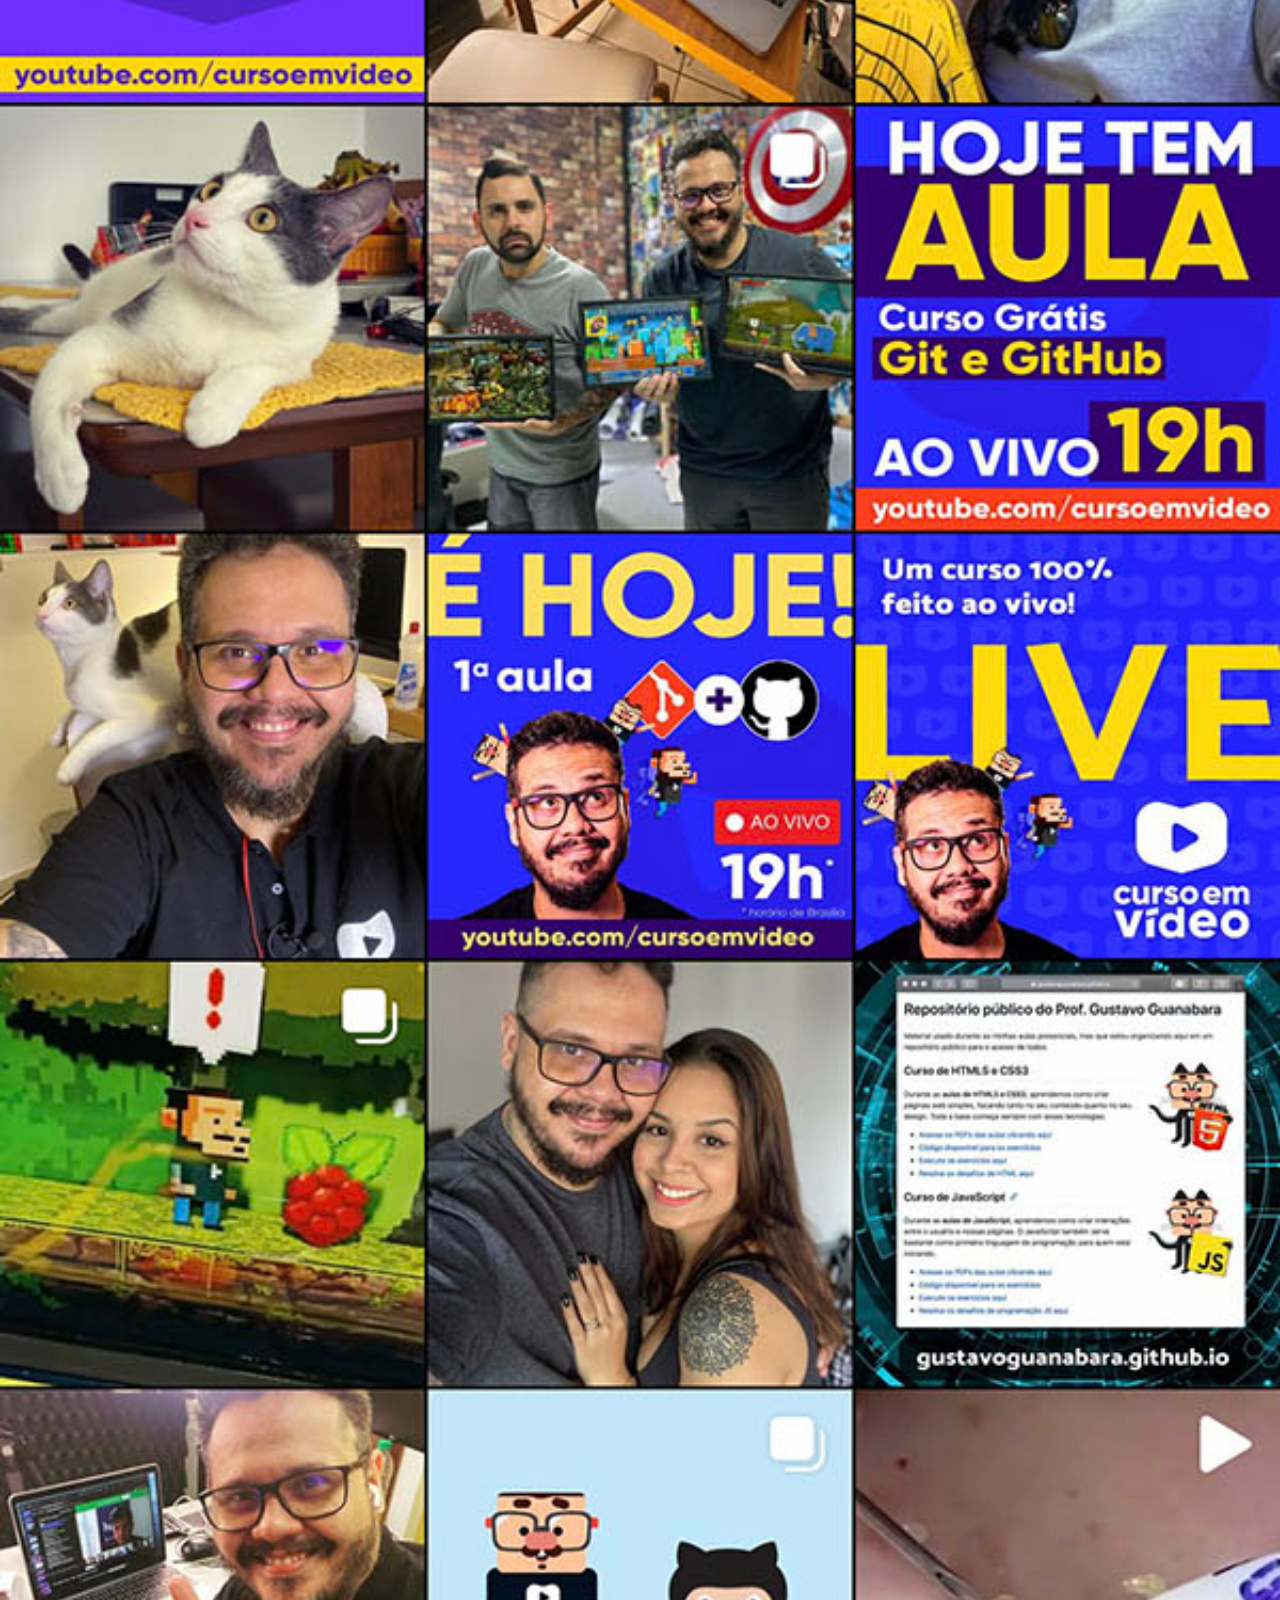
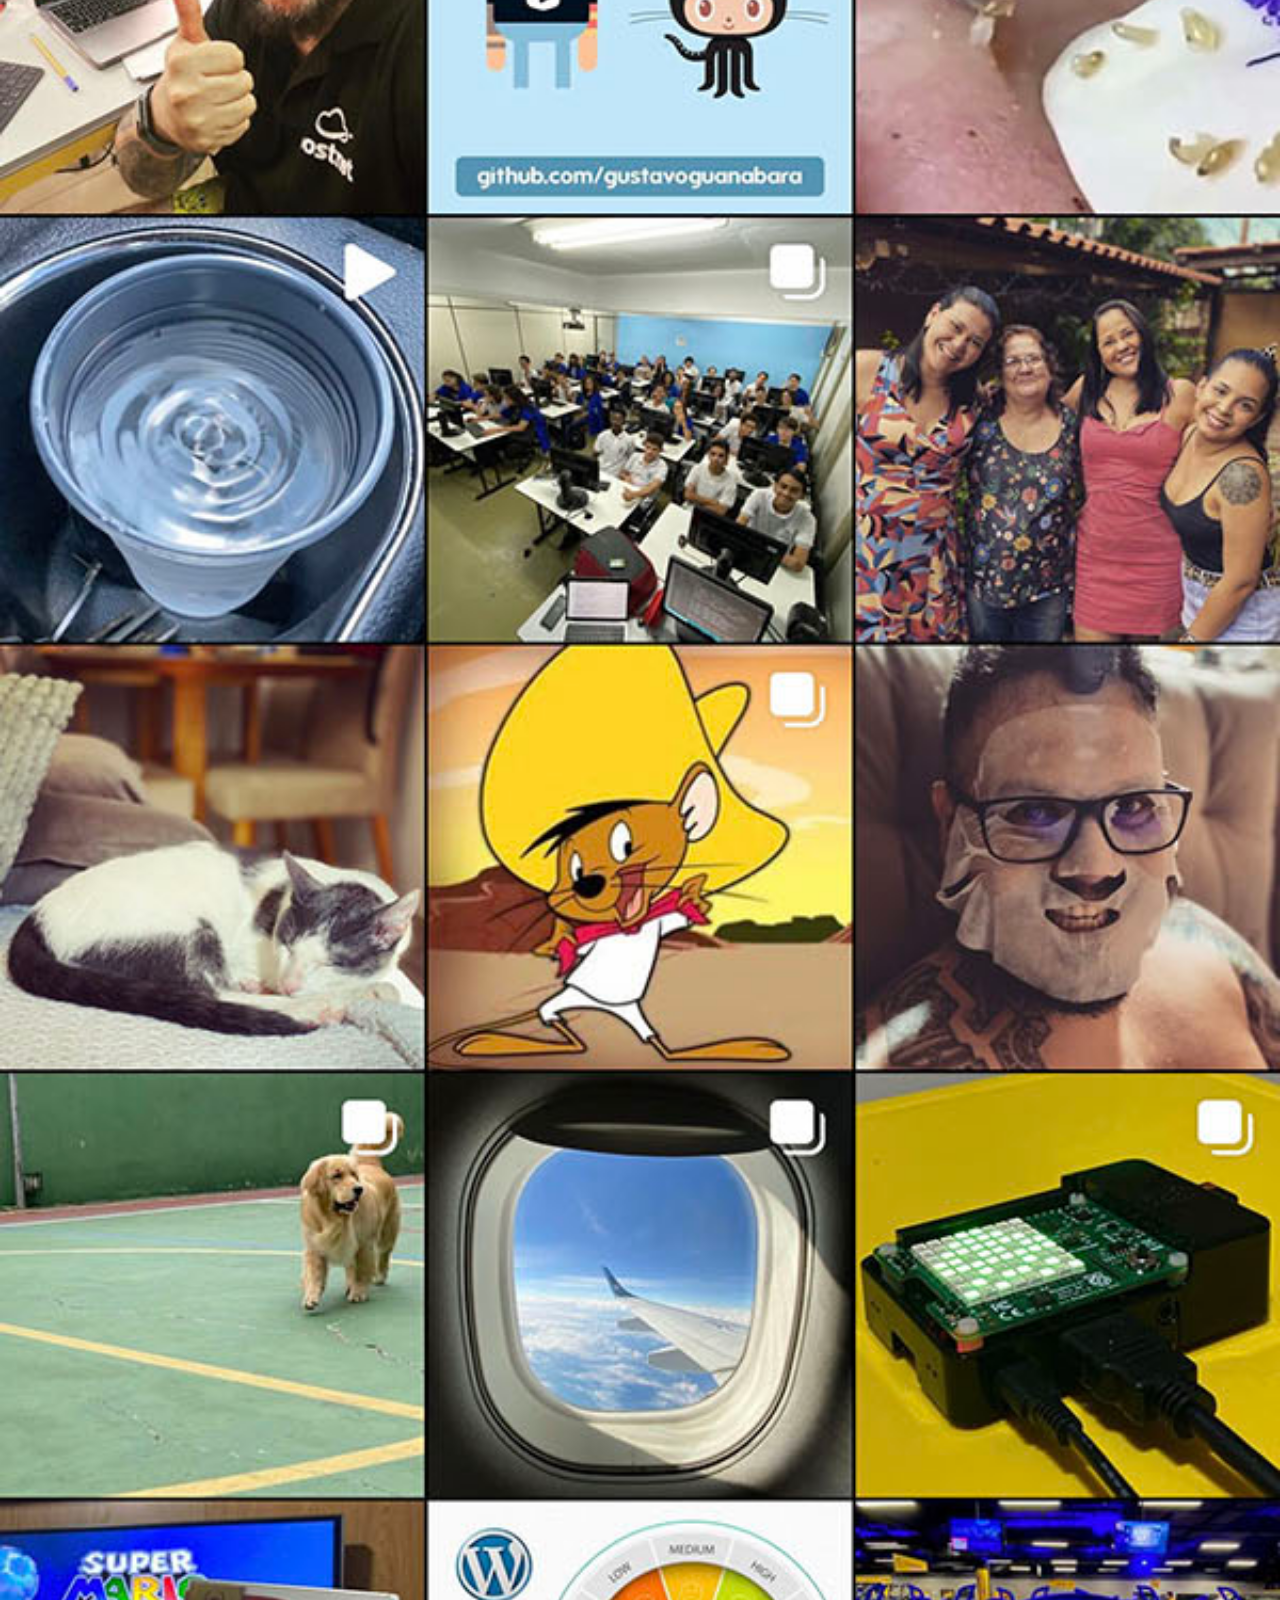
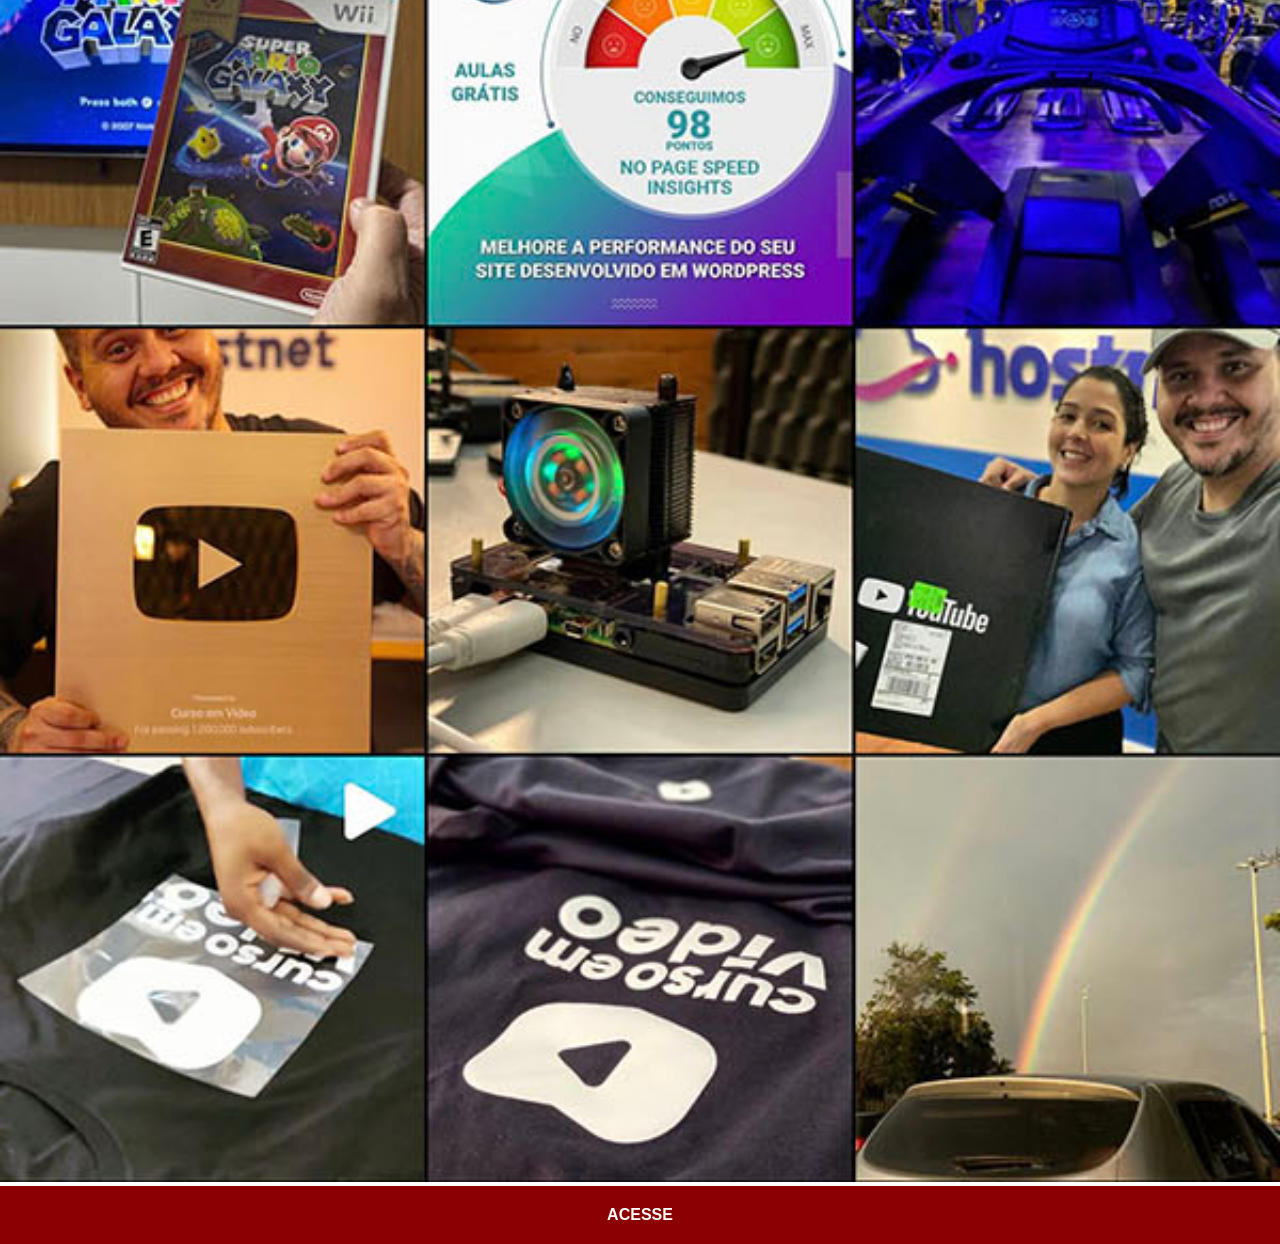
<file: instagram.html>
<!DOCTYPE html>
<html lang="en">
<head>
    <meta charset="UTF-8">
    <meta name="viewport" content="width=device-width, initial-scale=1.0">
    <title>Instagram</title>
    <link rel="stylesheet" href="estilos/social.css">
</head>
<body>
    <img src="imagens/tela-instagram.jpg" alt="">
    <a href="https://www.instagram.com/gustavoguanabara/" target="_blank">ACESSE</a>
</body>
</html>
</file>
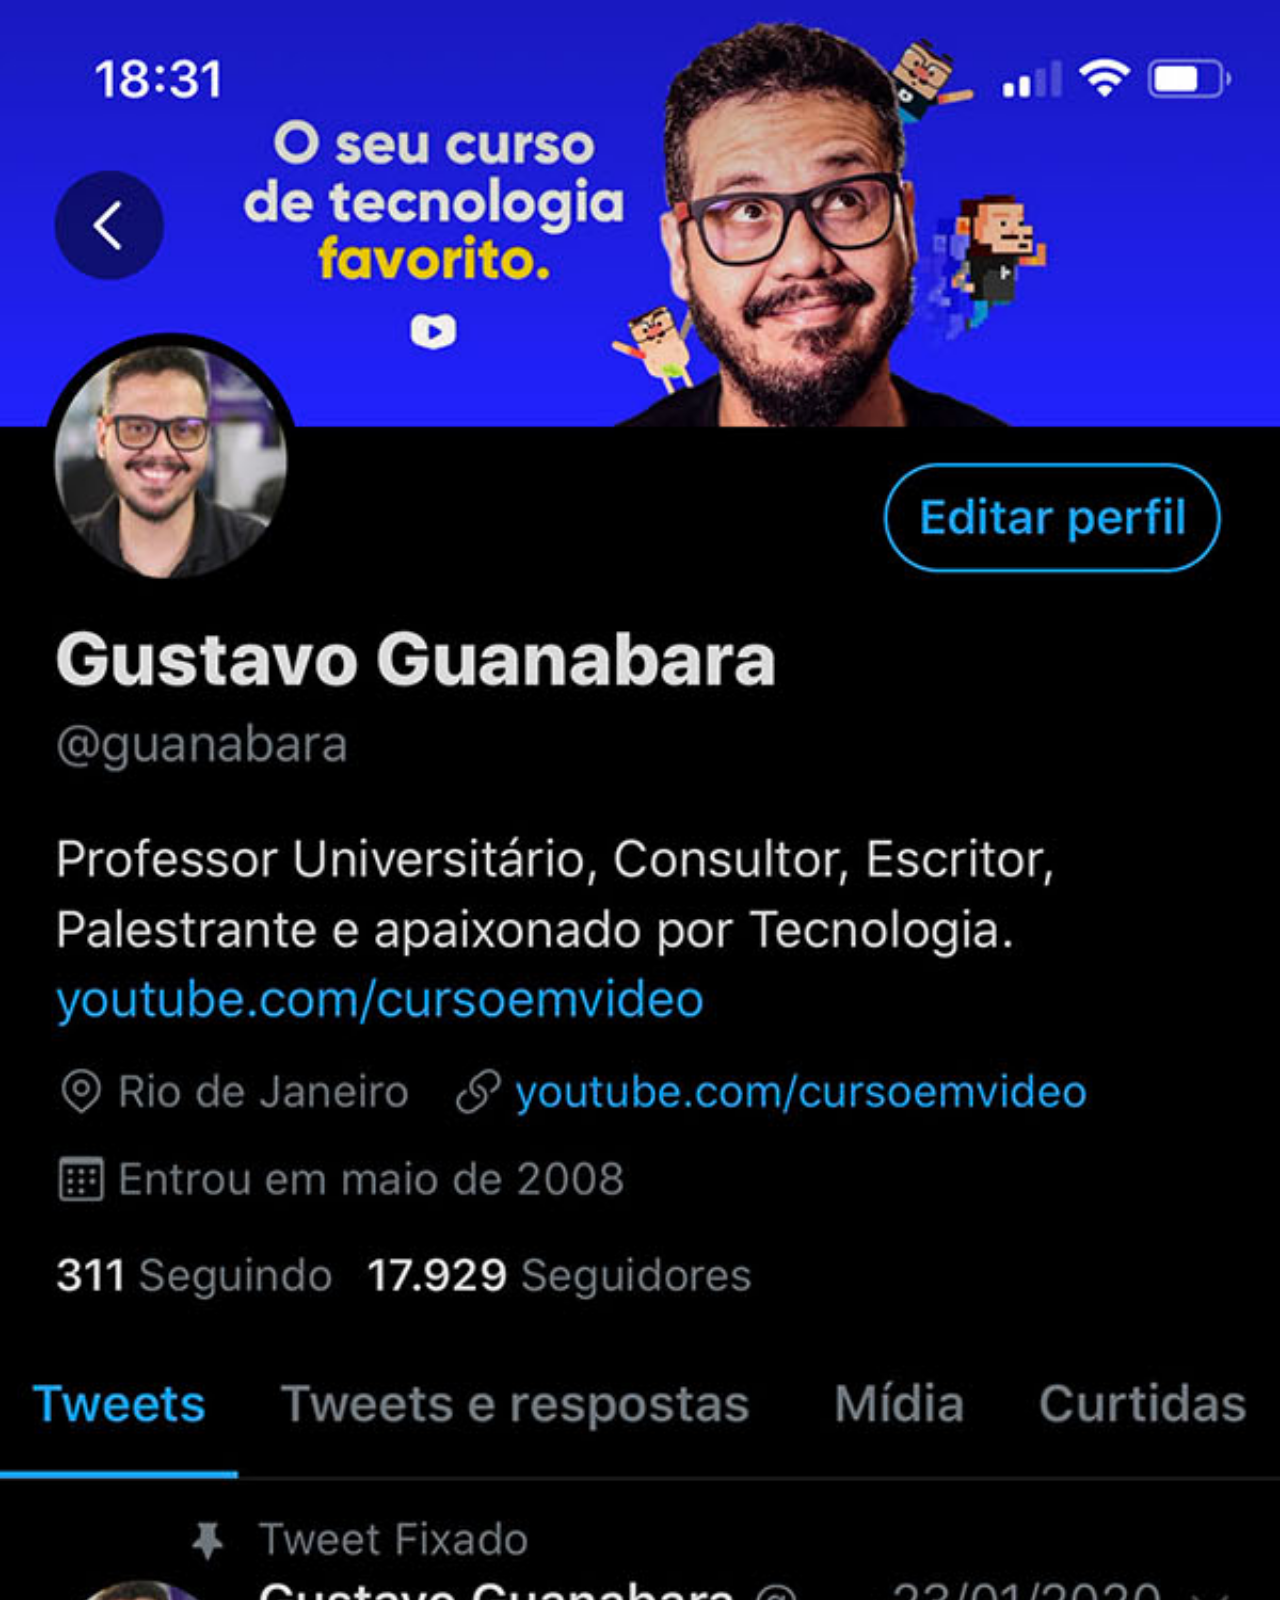
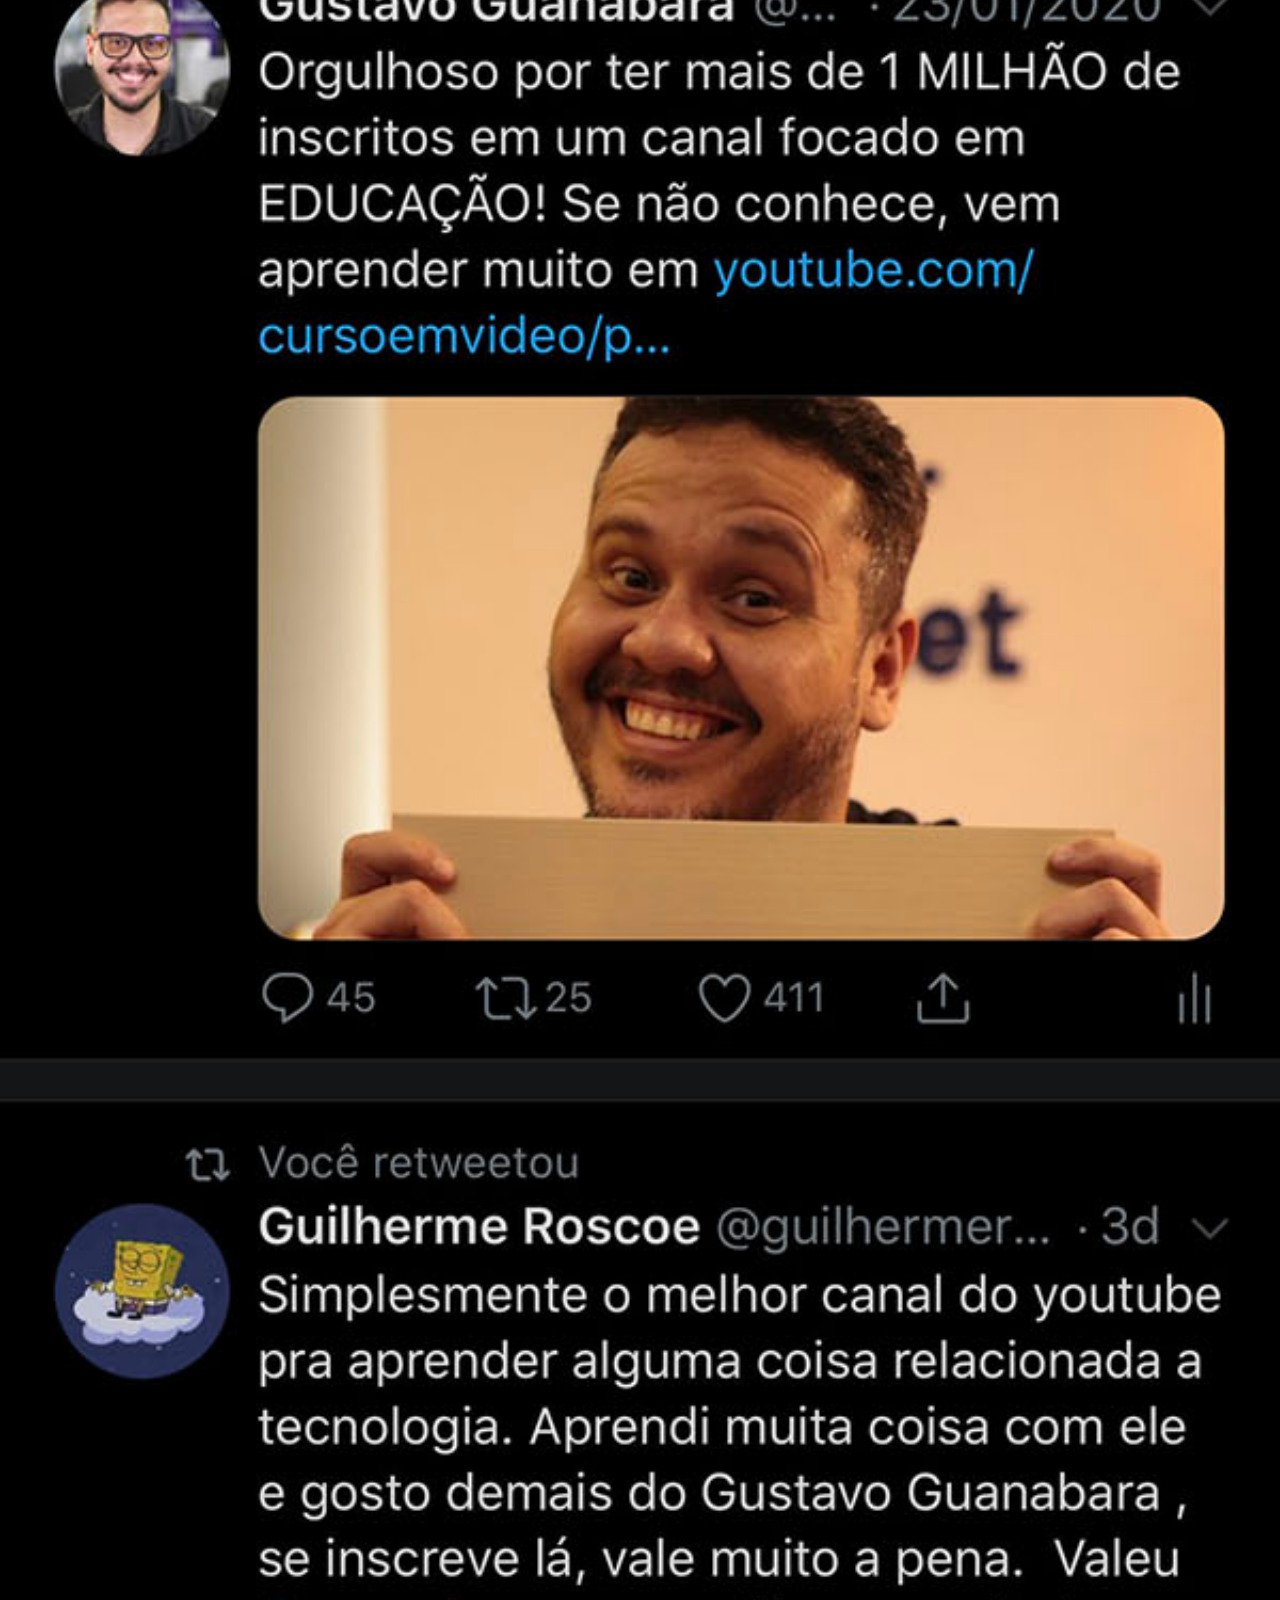
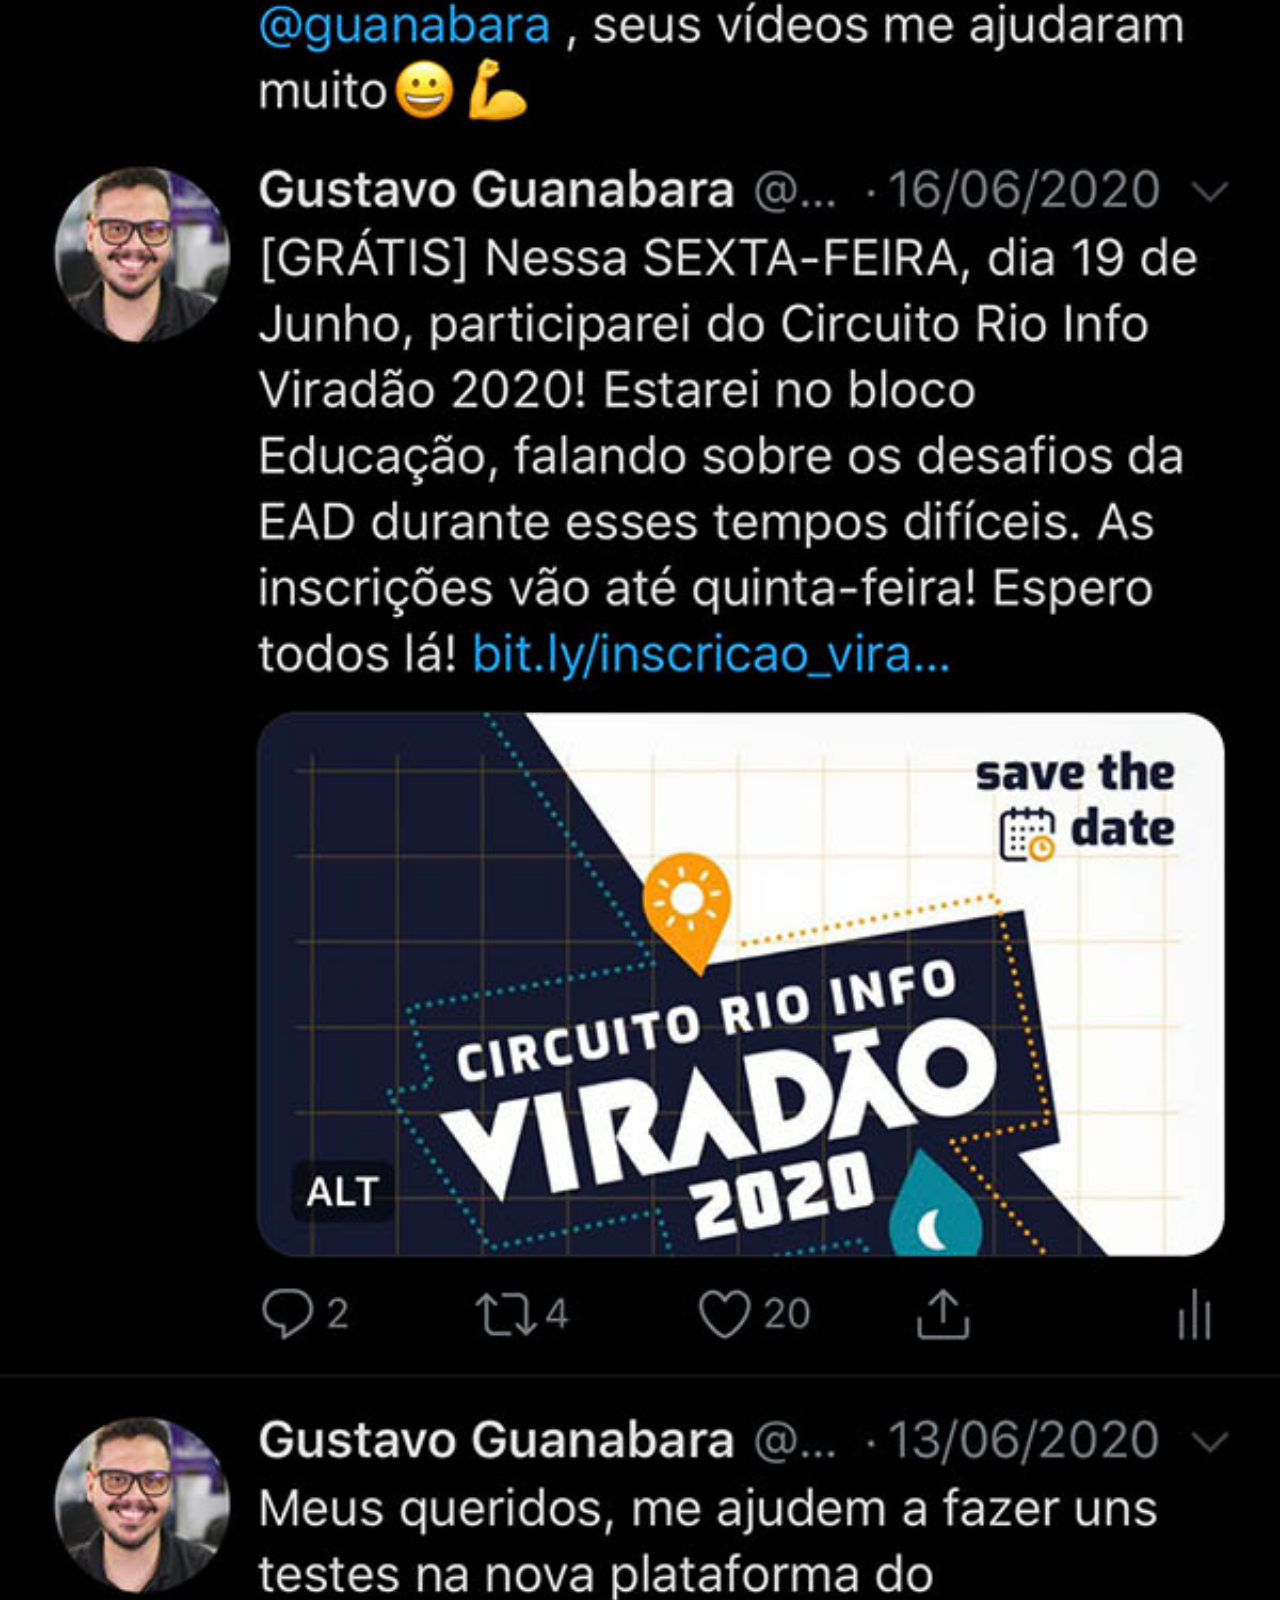
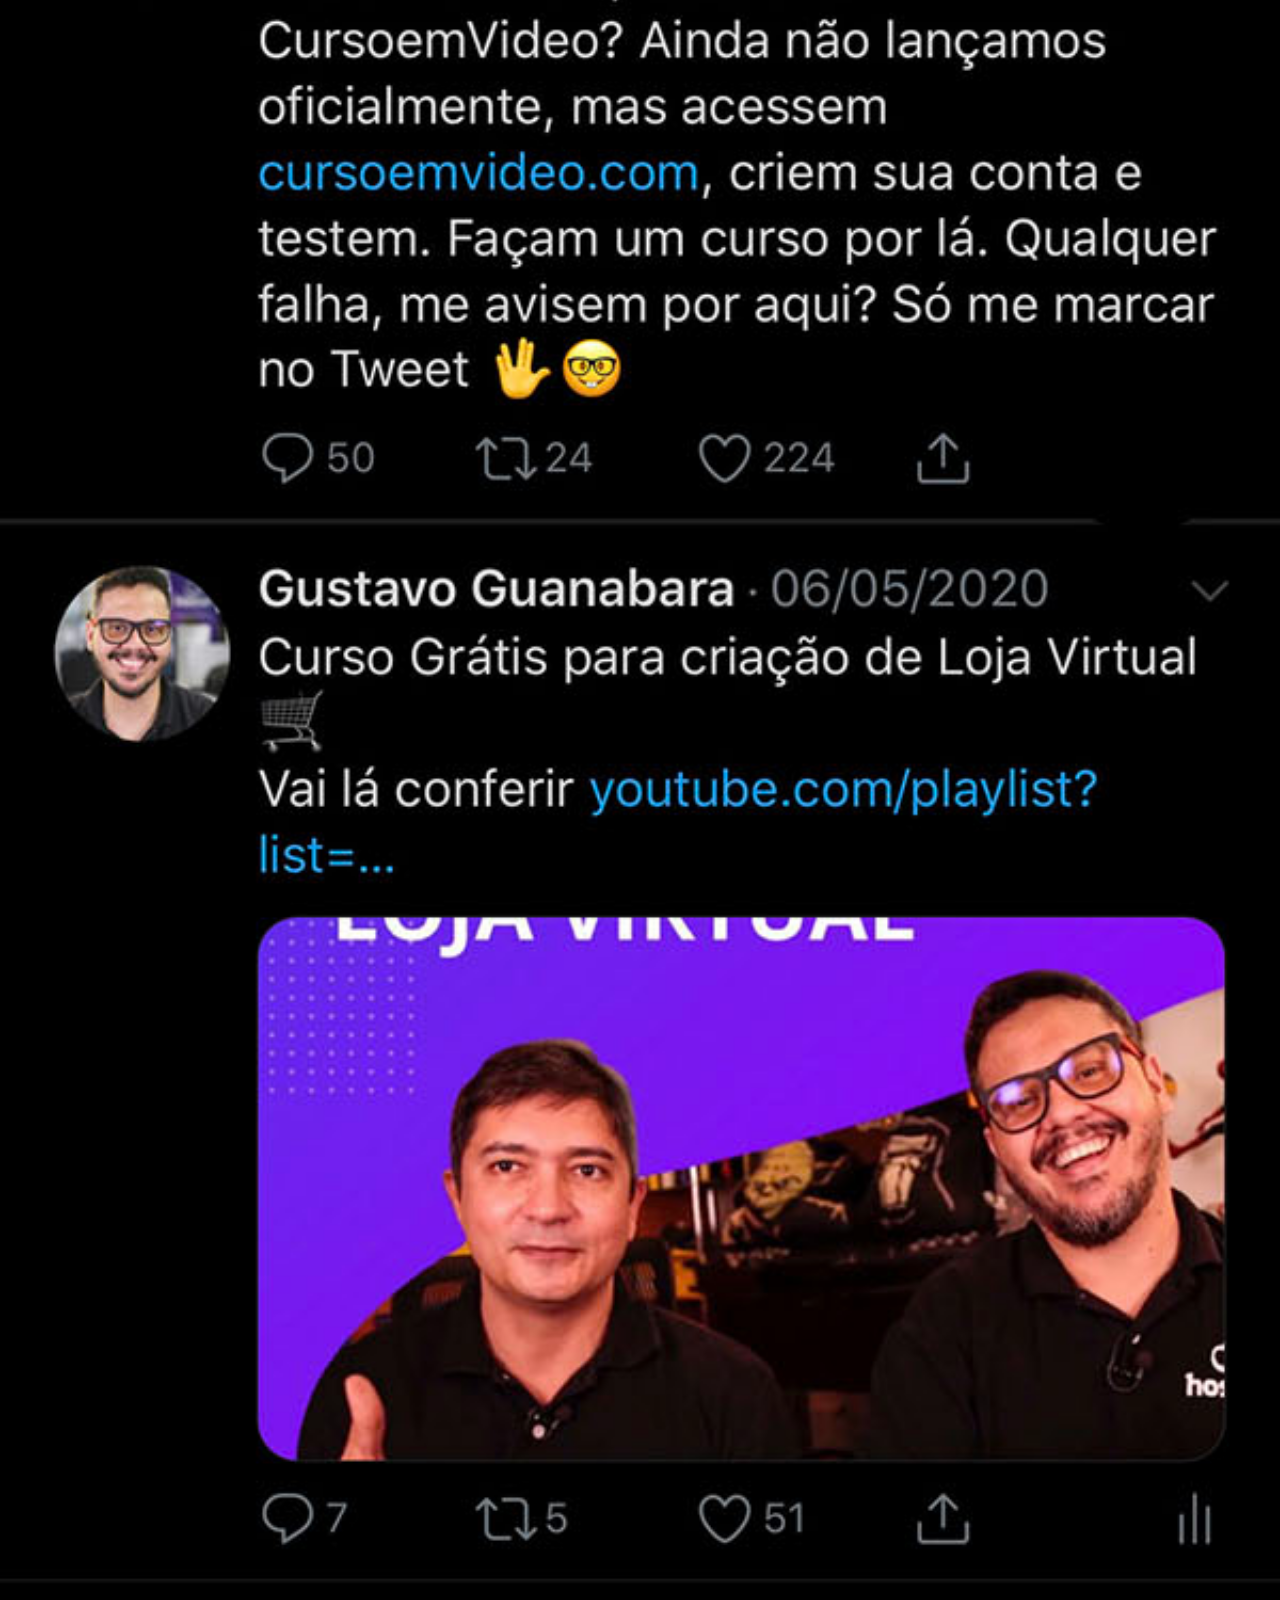
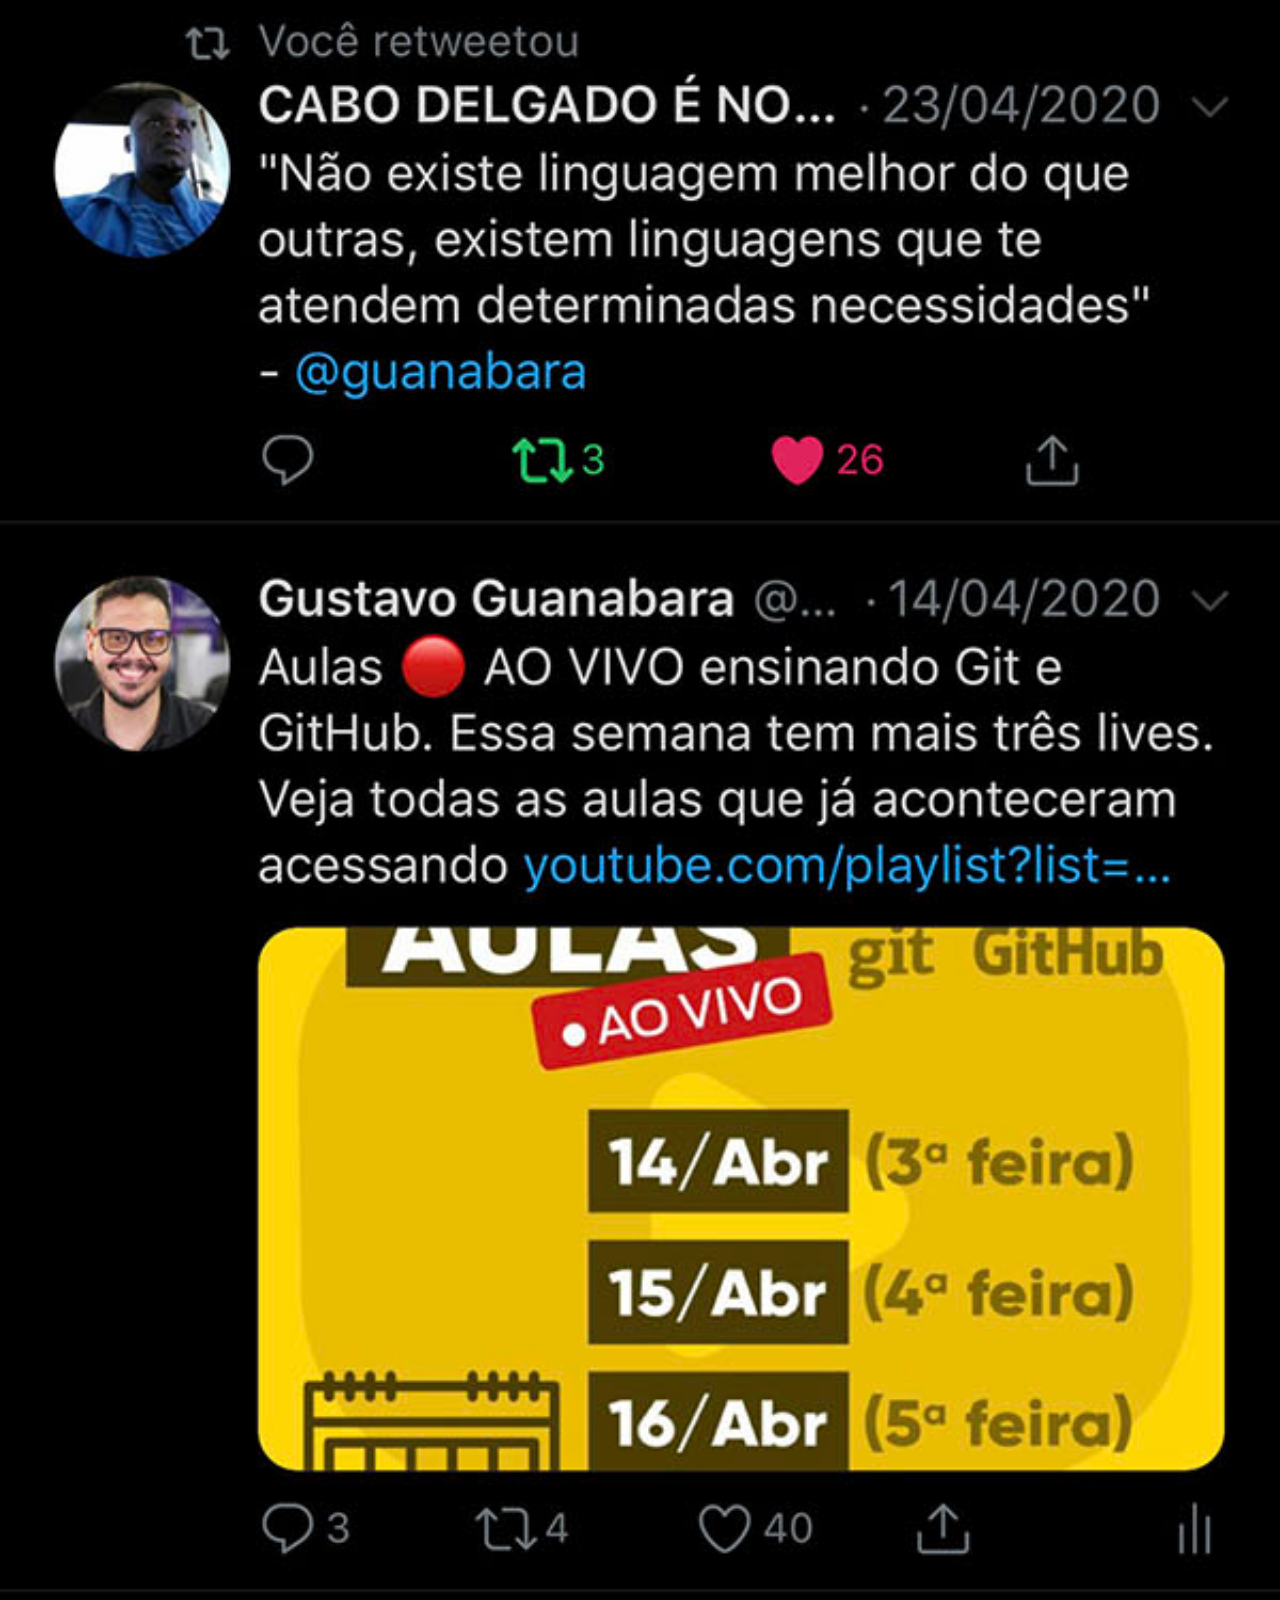
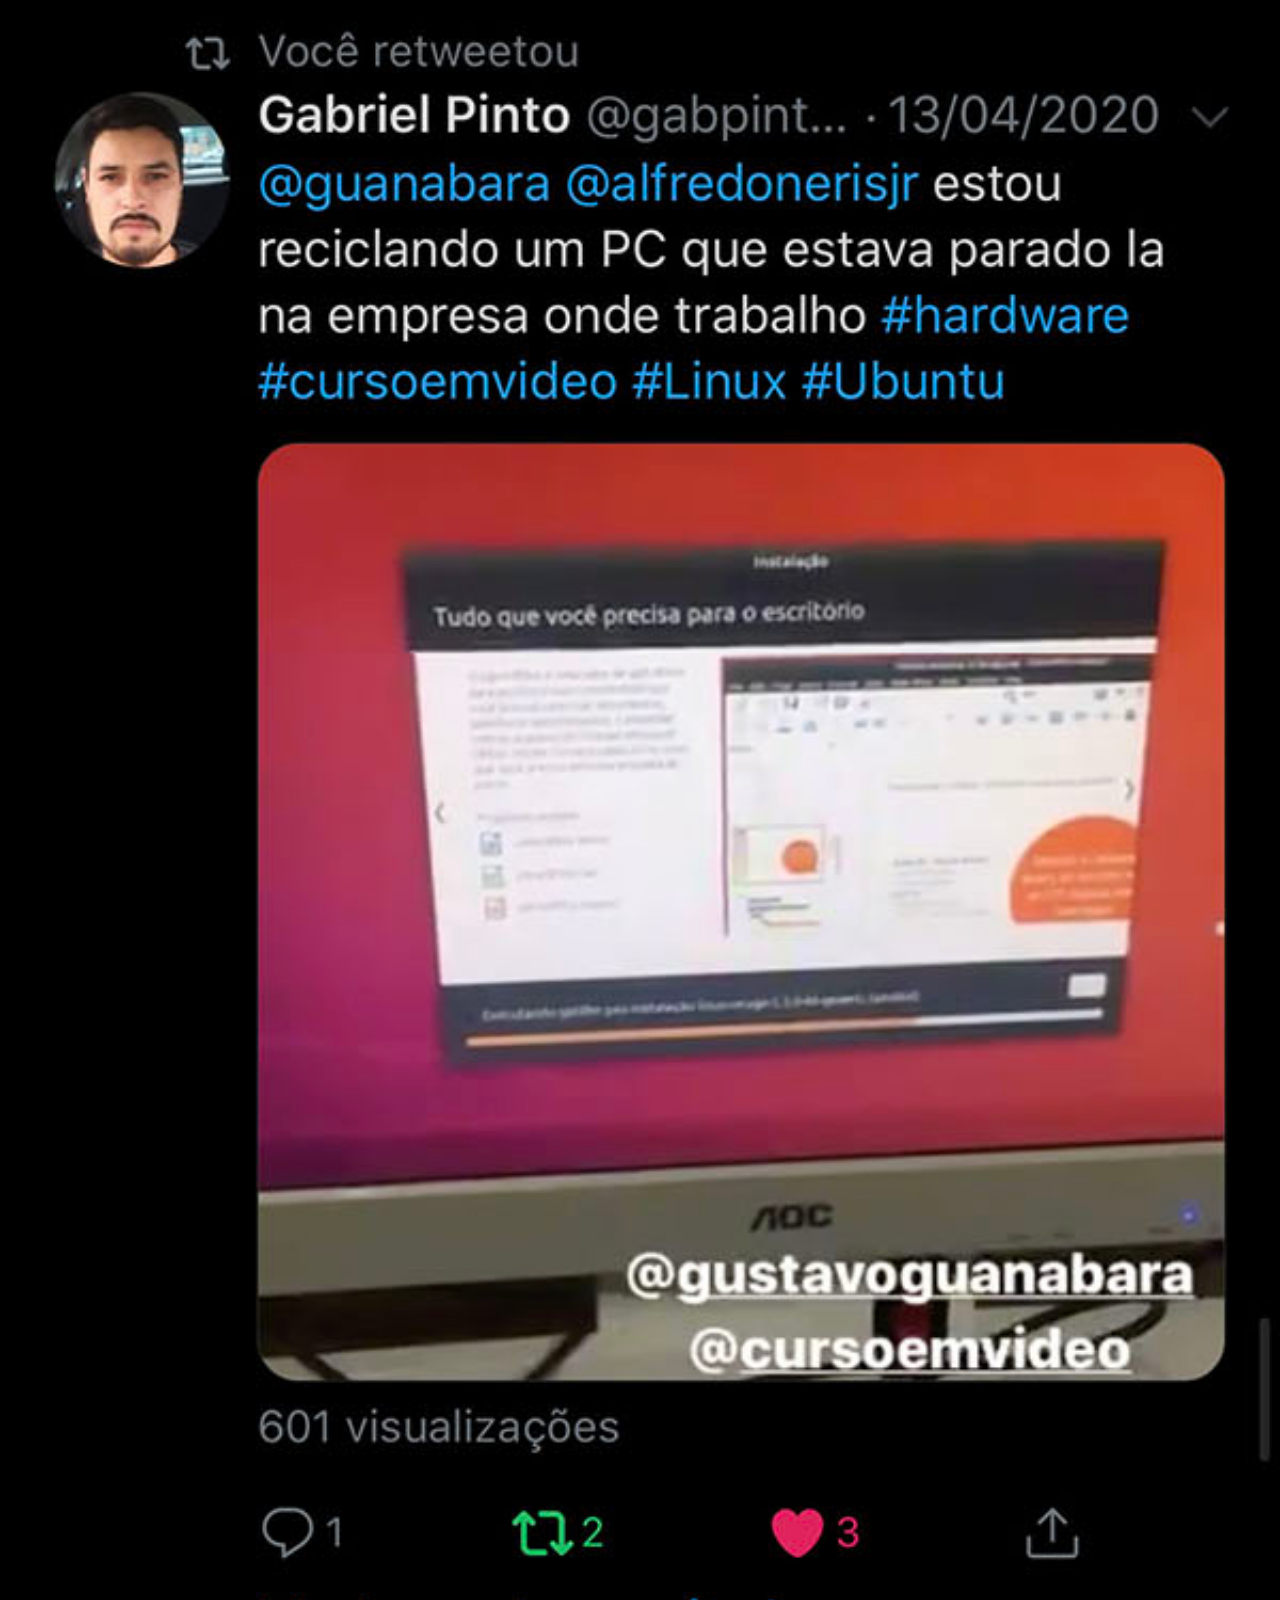
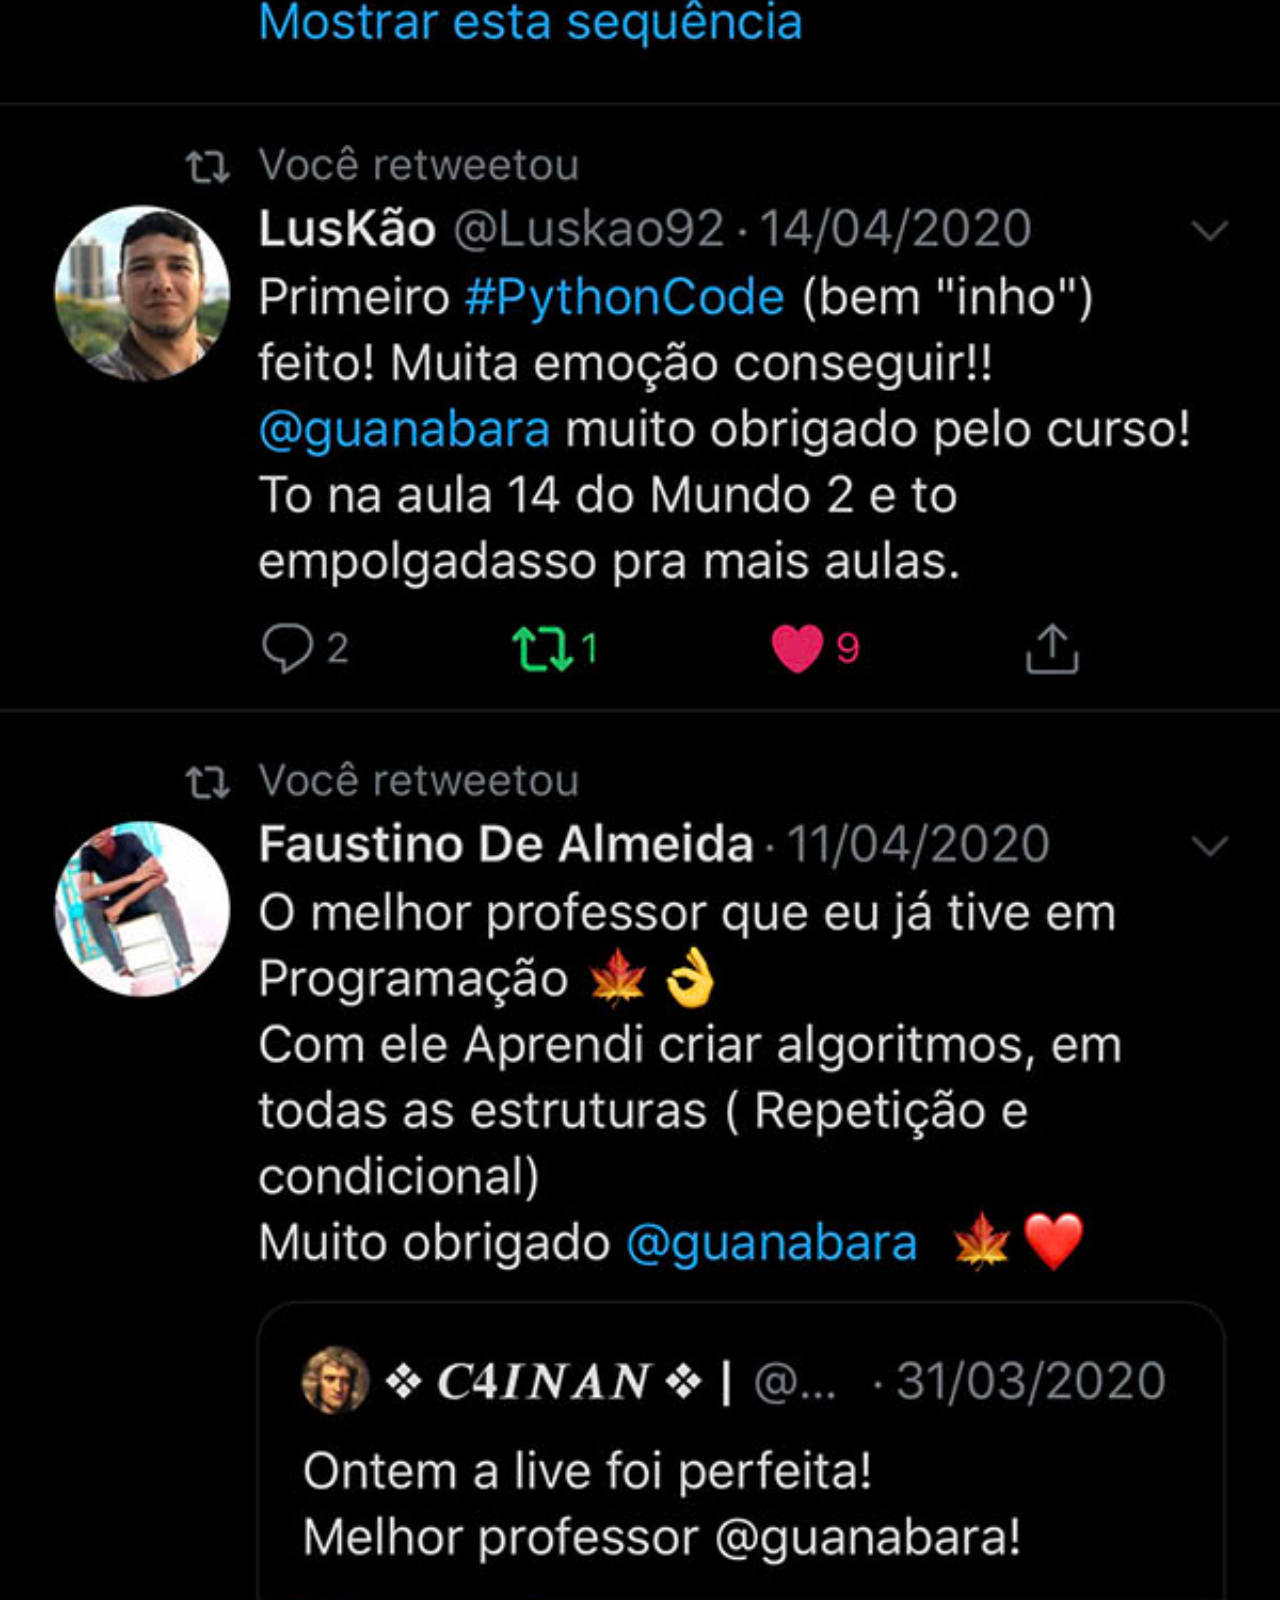
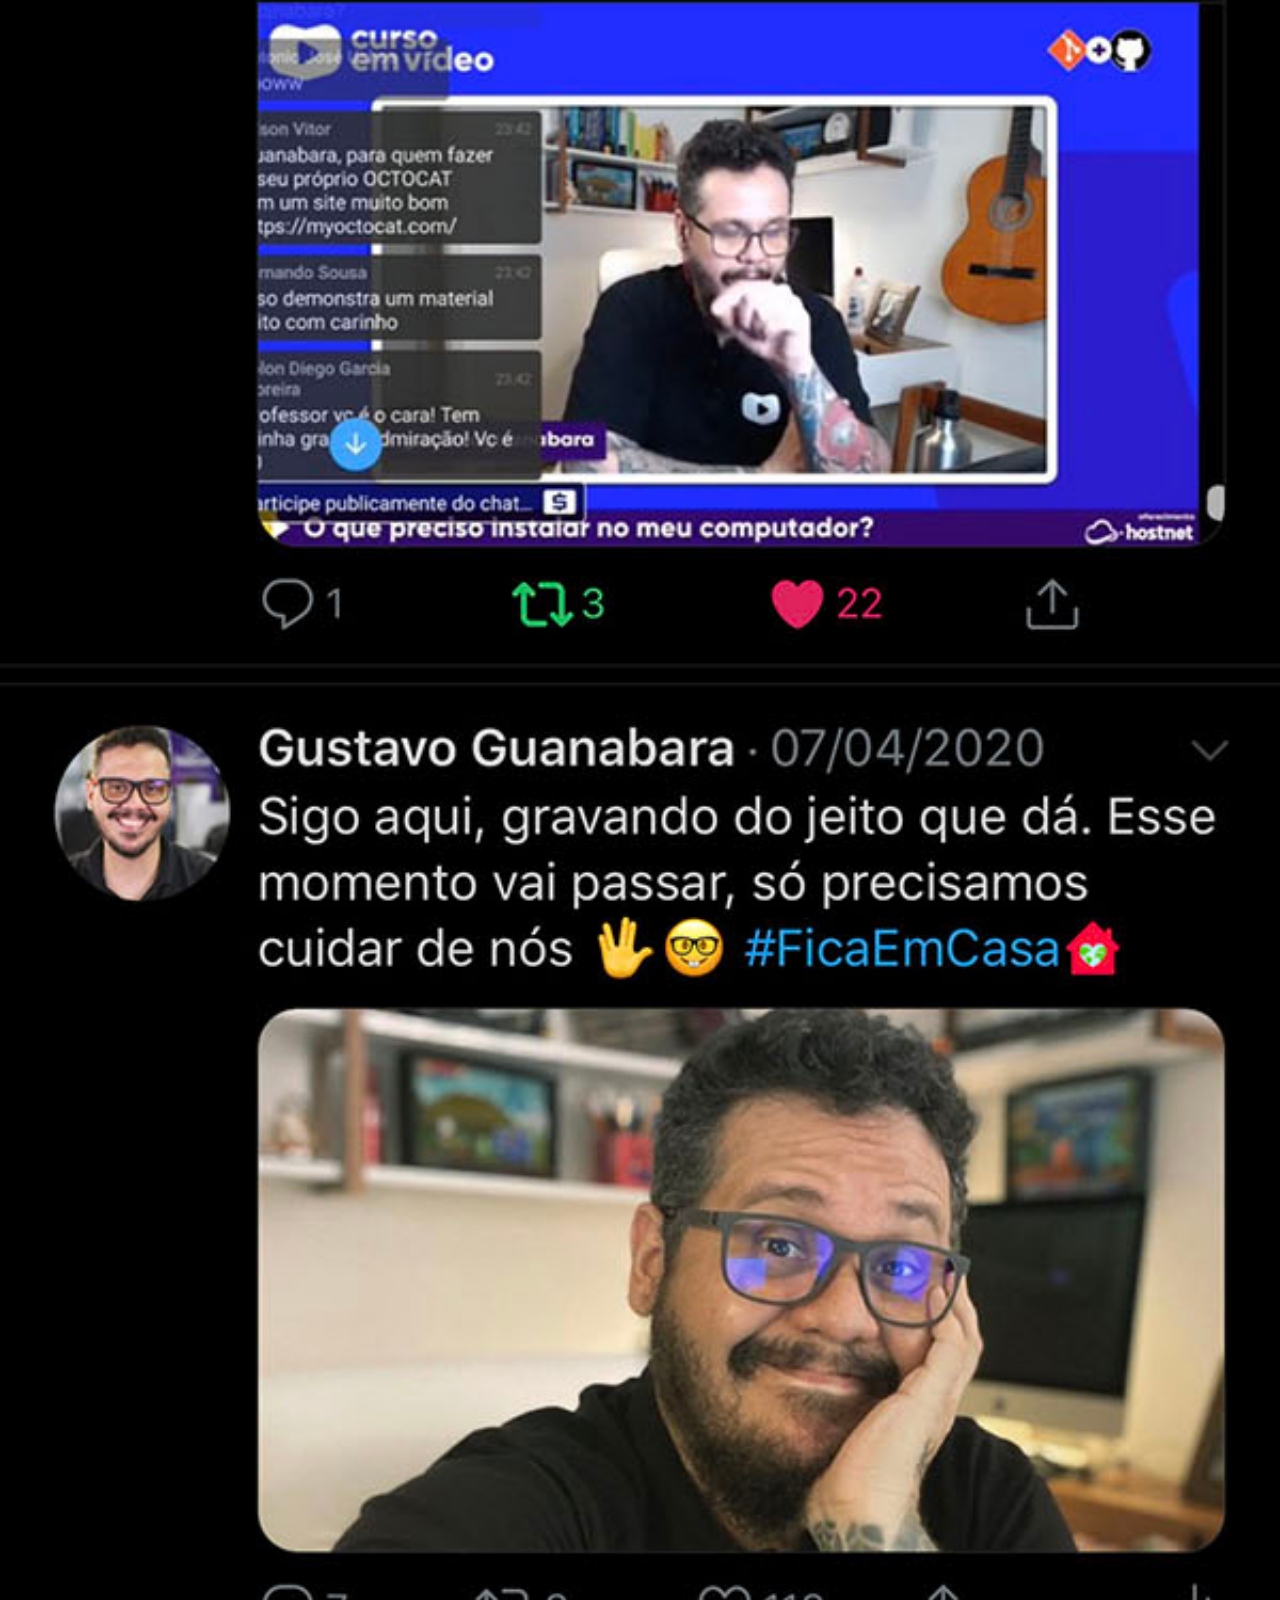
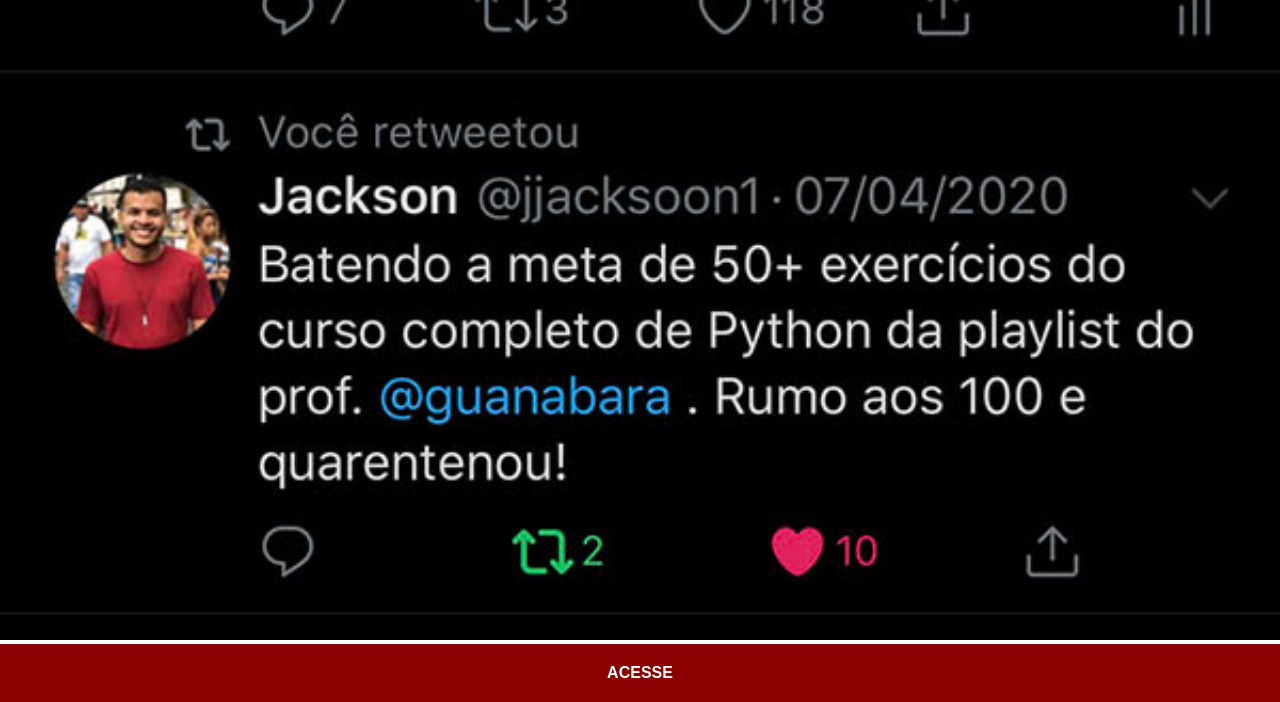
<file: twitter.html>
<!DOCTYPE html>
<html lang="en">
<head>
    <meta charset="UTF-8">
    <meta name="viewport" content="width=device-width, initial-scale=1.0">
    <title>Twitter</title>
    <link rel="stylesheet" href="estilos/social.css">
</head>
<body>
    <img src="imagens/tela-twitter.jpg" alt="">
    <a href="https://x.com/guanabara" target="_blank">ACESSE</a>
</body>
</html>
</file>
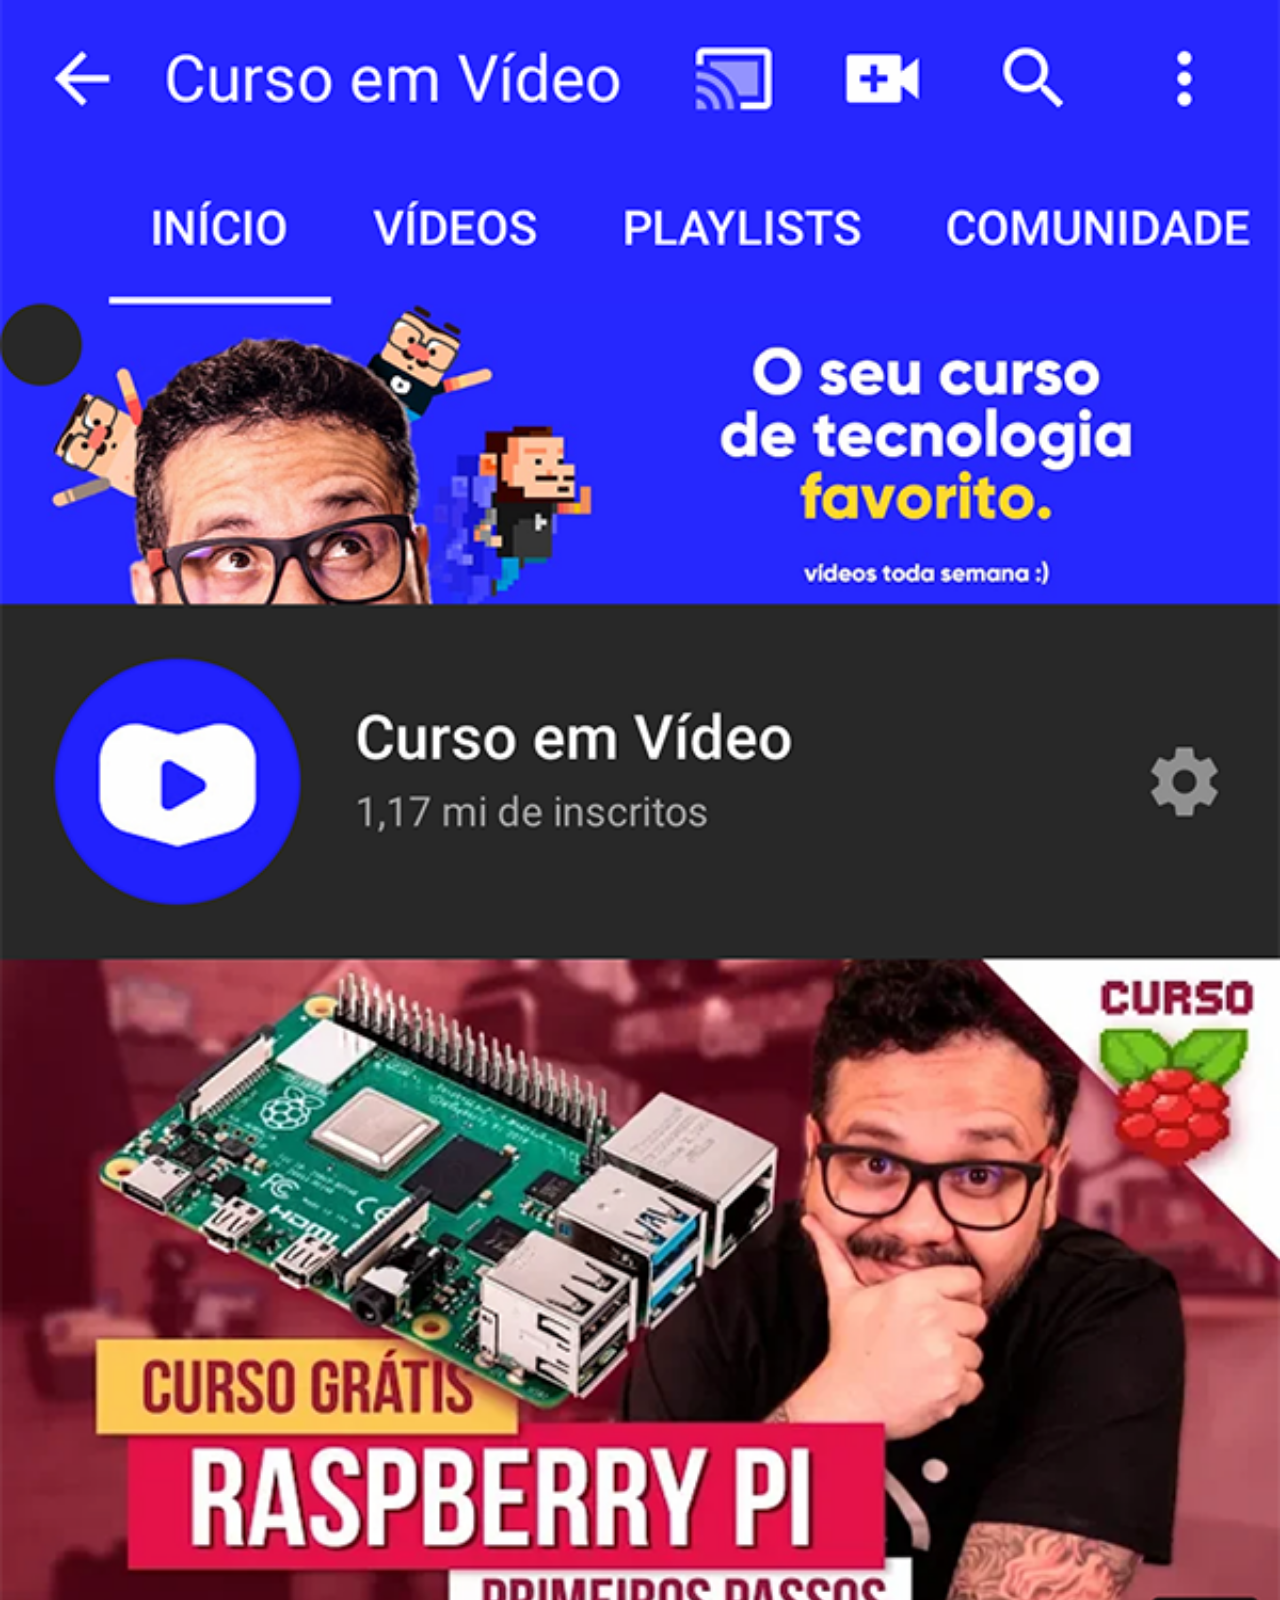
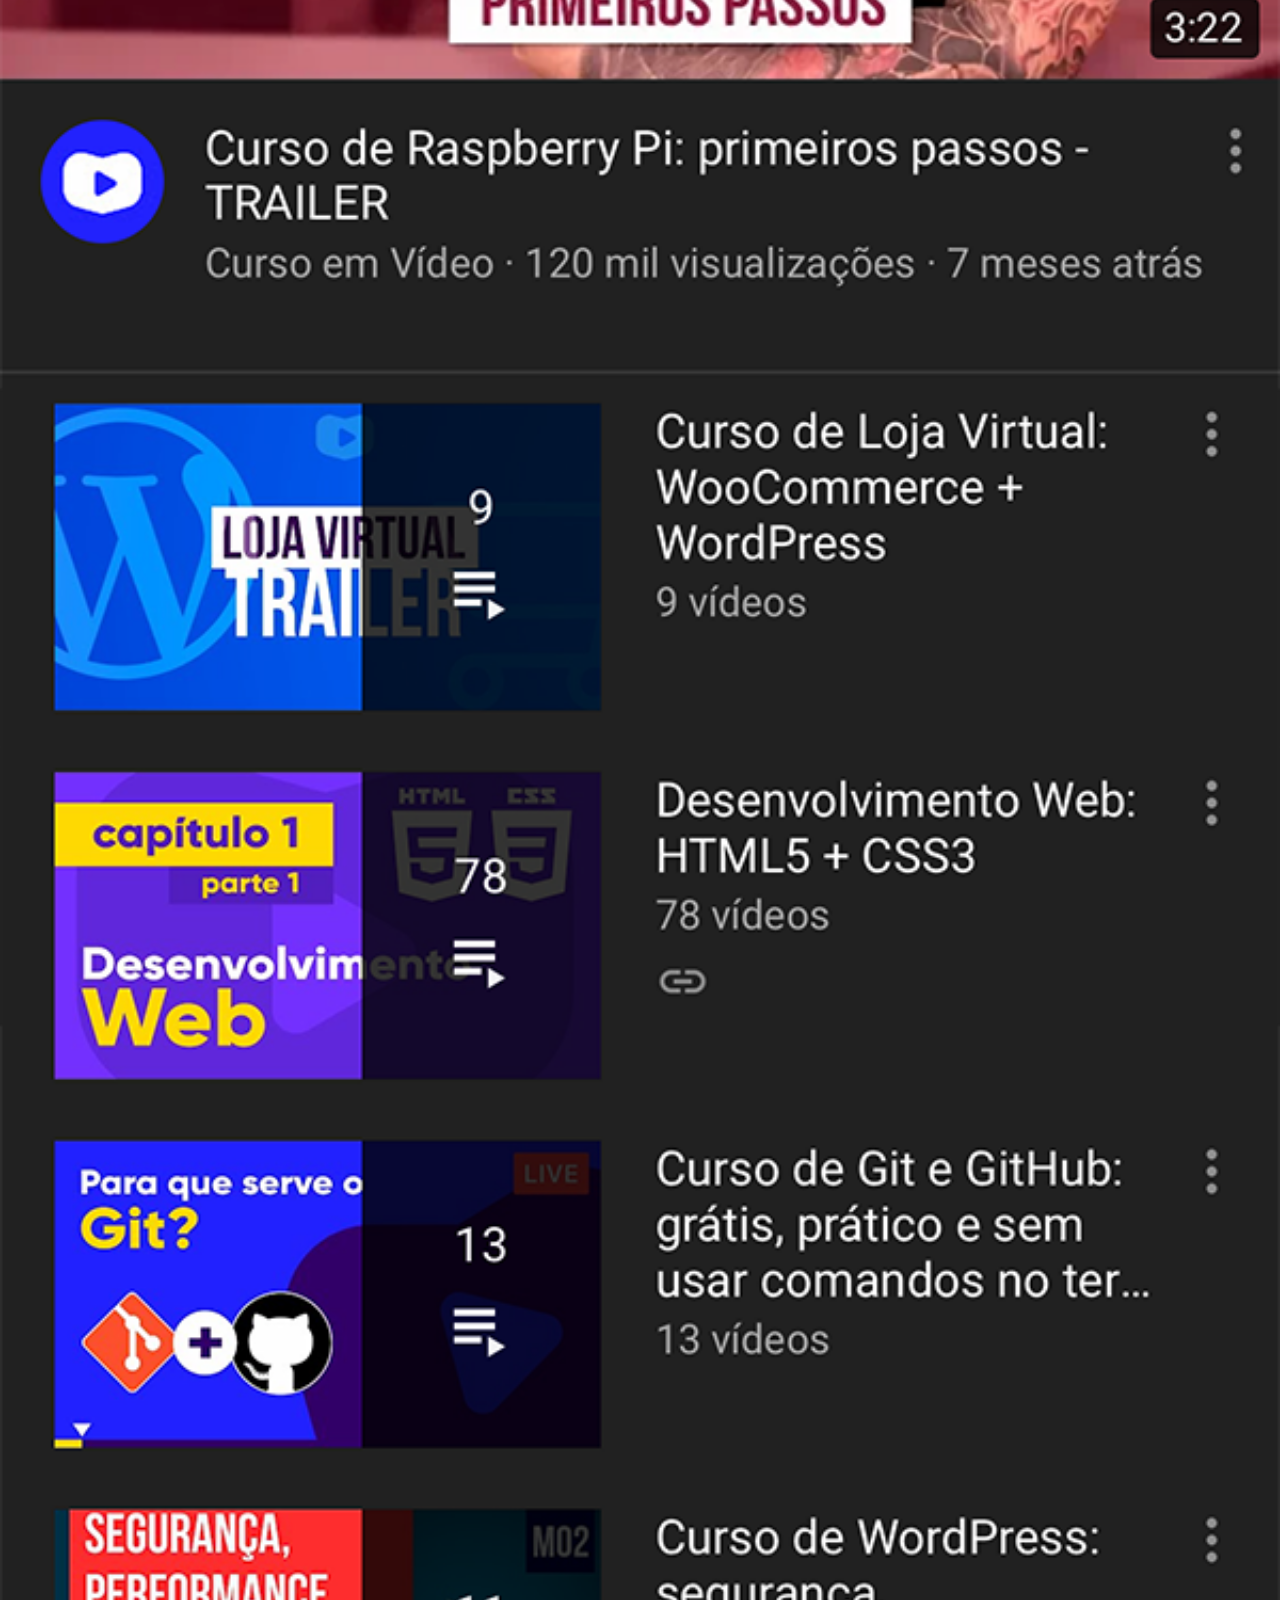
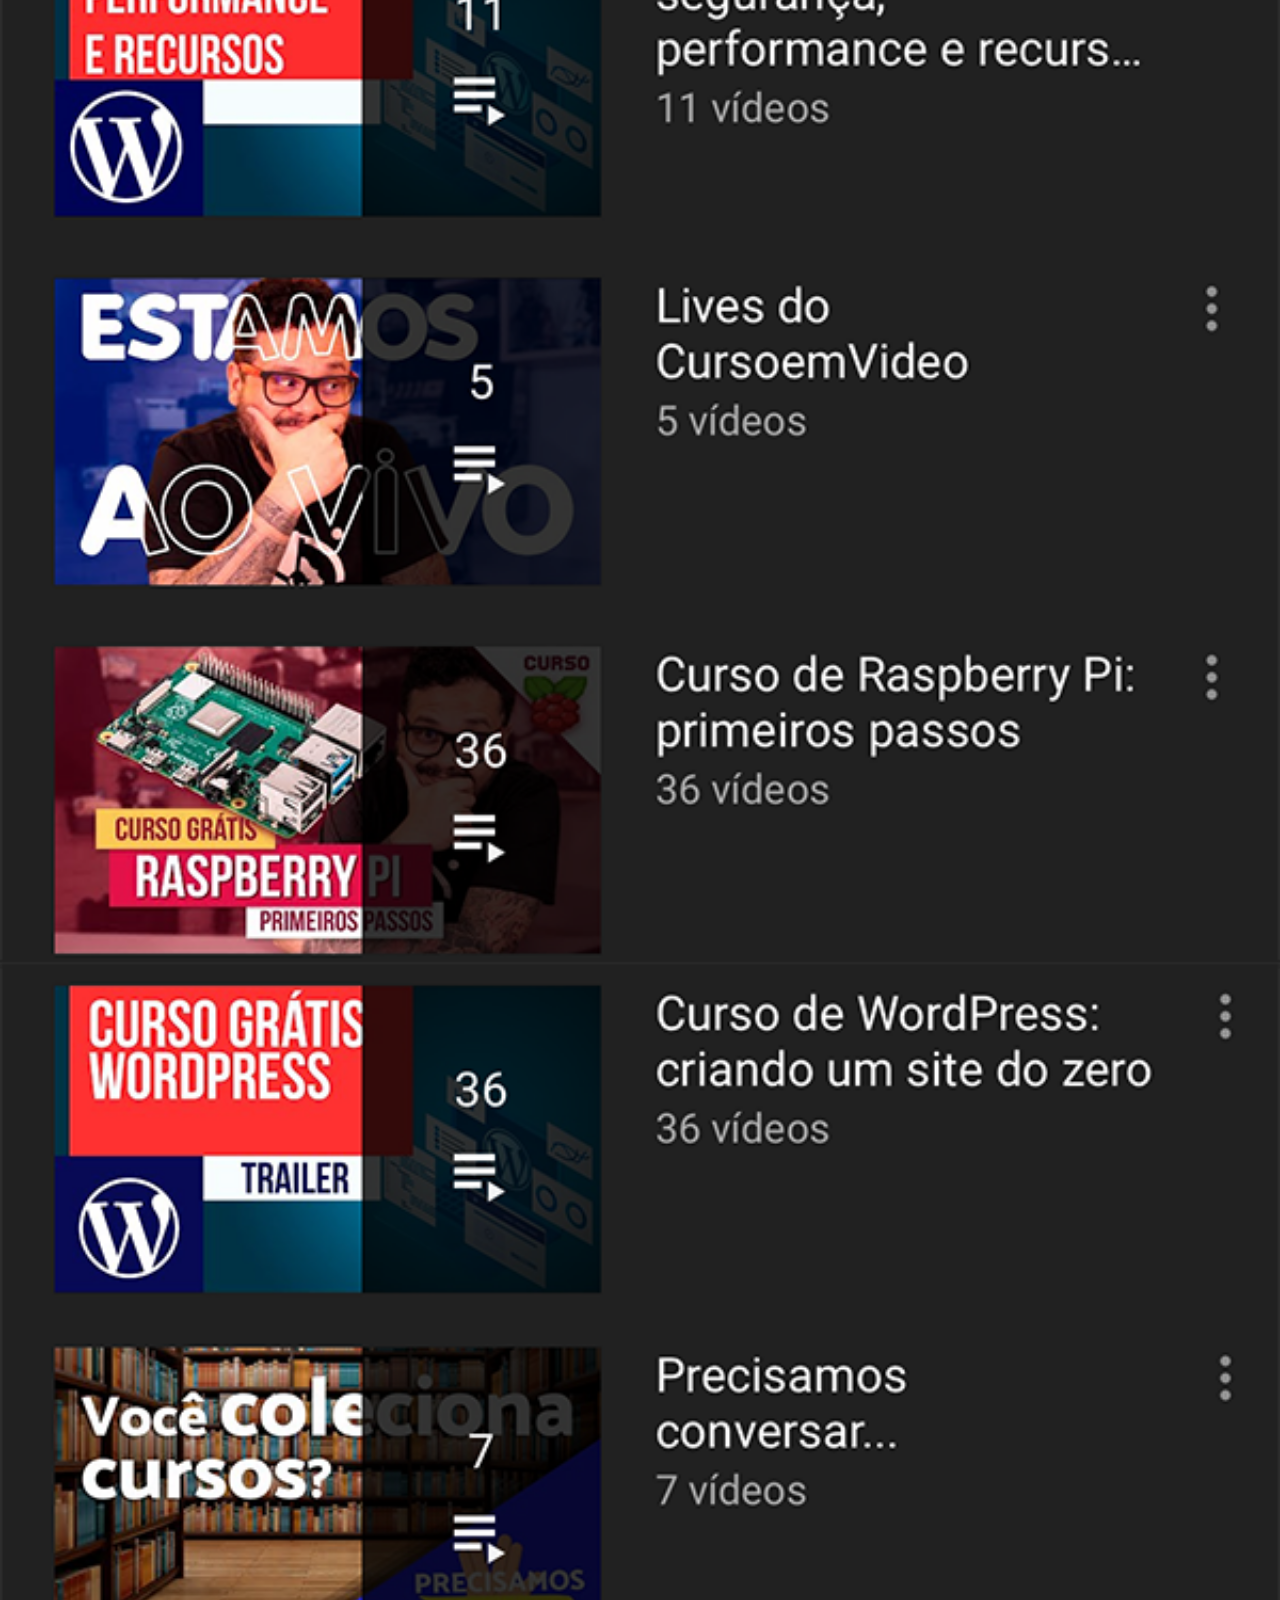
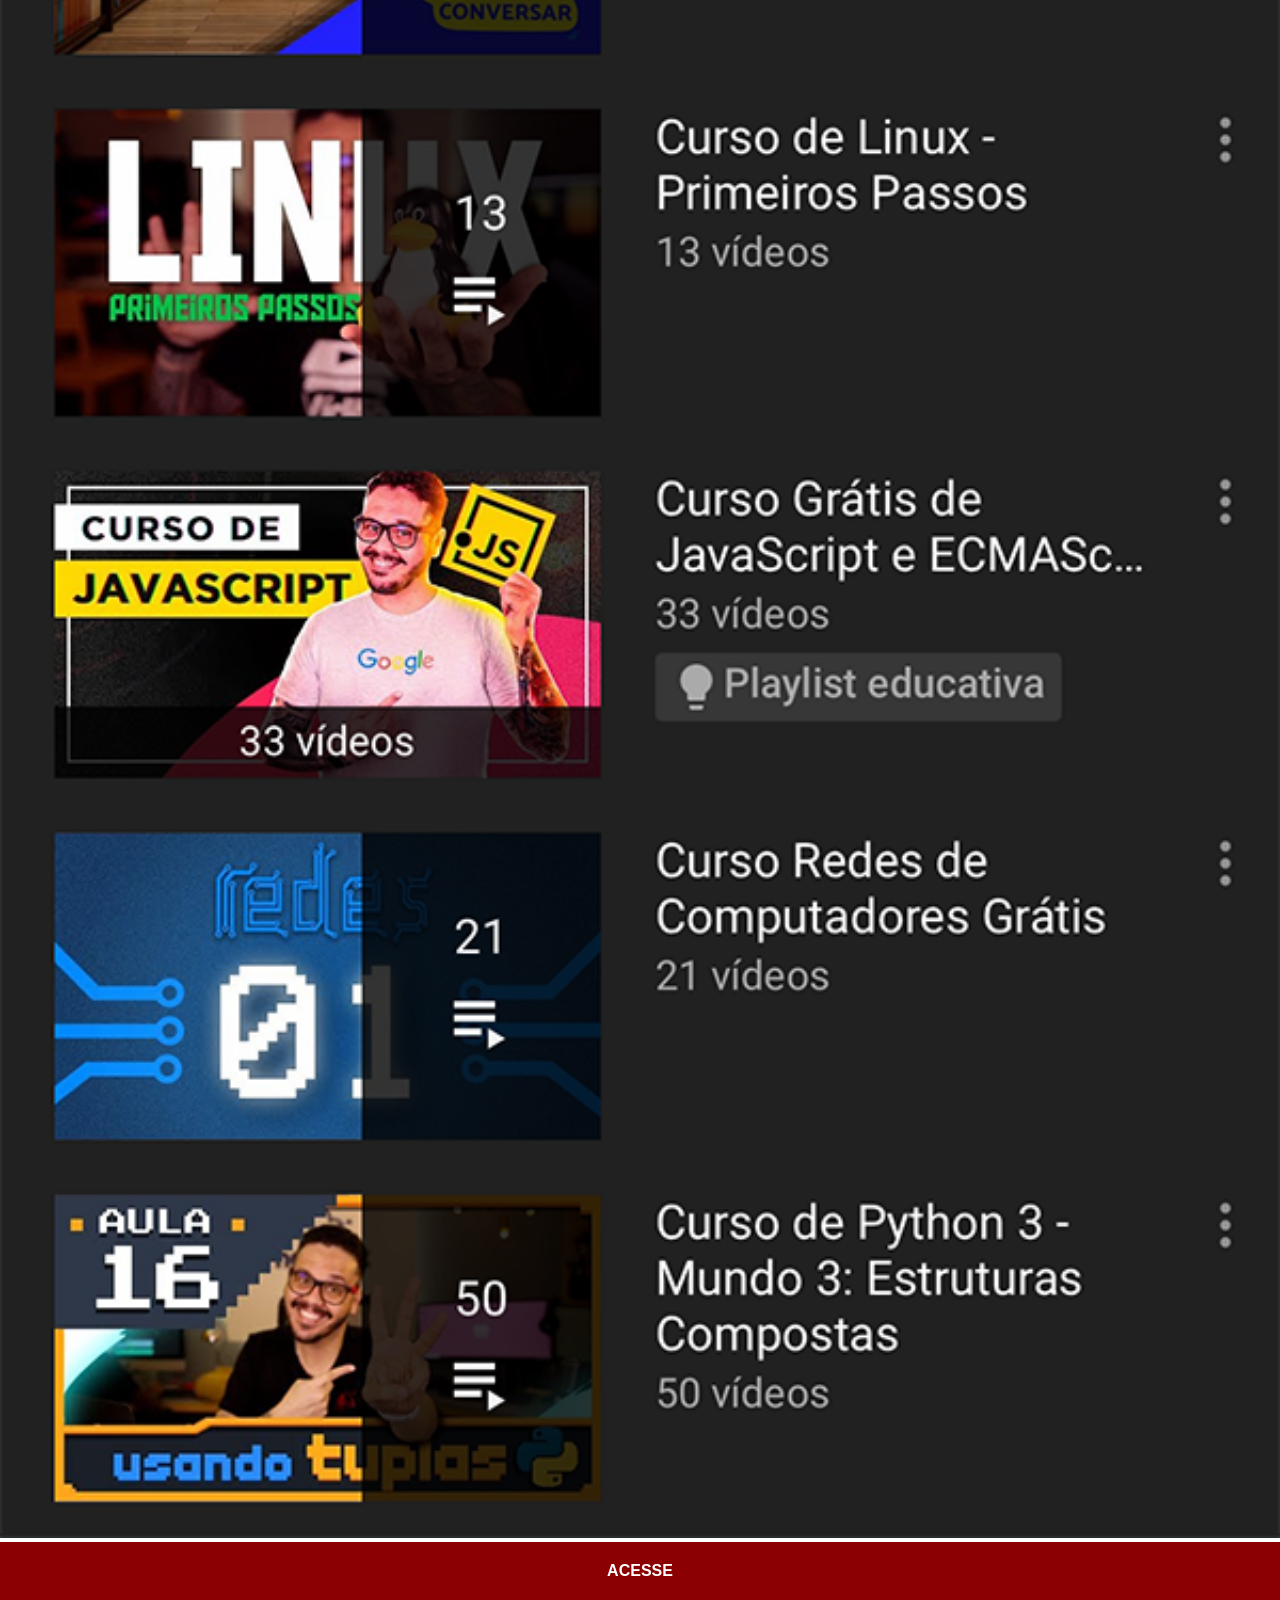
<file: youtube.html>
<!DOCTYPE html>
<html lang="pt-br">
<head>
    <meta charset="UTF-8">
    <meta name="viewport" content="width=device-width, initial-scale=1.0">
    <title>YouTube</title>
    <link rel="stylesheet" href="estilos/social.css">
</head>
<body>
    <img src="imagens/tela-youtube.png" alt="">
    <a href="https://www.youtube.com/cursoemvideo" target="_blank">ACESSE</a>
</body>
</html>
</file>
<file: estilos/style.css>
@charset "UTF-8";

* {
    margin: 0;
    padding: 0;
    font-family: Arial, Helvetica, sans-serif;
}

html, body {
    height: 100vh;
    width: 100vw;
    background-color: black;
}

body {
    background: url(../imagens/fundo-madeira.jpg) no-repeat top center;
    background-size: cover;
    background-attachment: fixed;
}

main {
    height: 100vh;
    position: relative;
}

section#telefone {
    position: absolute;
    top: 50%;
    left: 50%;
    transform: translate(-50%, -50%);
    height: 627px;
    width: 311px;
    background: url(../imagens/frame-iphone.png) no-repeat;
}

iframe#tela {
    position: relative;
    top: 80px;
    left: 22px;
    width: 267px;
    height: 471px;
}

section#redes-sociais {
    text-align: right;
}

/* section#redes-socias{
       display:  flex;
       flex-direction:  column;
} */

section#redes-sociais img {
    width: 50px;
    border-radius: 50%;
    margin: 10px;
    box-shadow: 2px 2px 5px rgba(0, 0, 0, 0.4);
    box-sizing: border-box;
}

section#redes-sociais img:hover {
    border: 2px solid rgba(255, 255, 255, 0.647);
    transform: translate(-3px, -3px);
    box-shadow: 5px 5px 10px rgba(0, 0, 0, 0.69);
    transition: transform 300ms, border 500ms;
}
</file>
<file: estilos/social.css>
* {
            margin: 0;
            padding: 0;
            font-family: Arial, Helvetica, sans-serif;
        }

        ::-webkit-scrollbar {
            width: 0;
            height: 0px;
        }

        img {
            width: 100vw;
        }

        a {
            display: block;
            background-color: darkred;
            color: white;
            padding: 20px;
            text-align: center;
            font-weight: bolder;
            text-decoration: none;
        }

        a:hover {
            background-color: red;
        }
</file>
